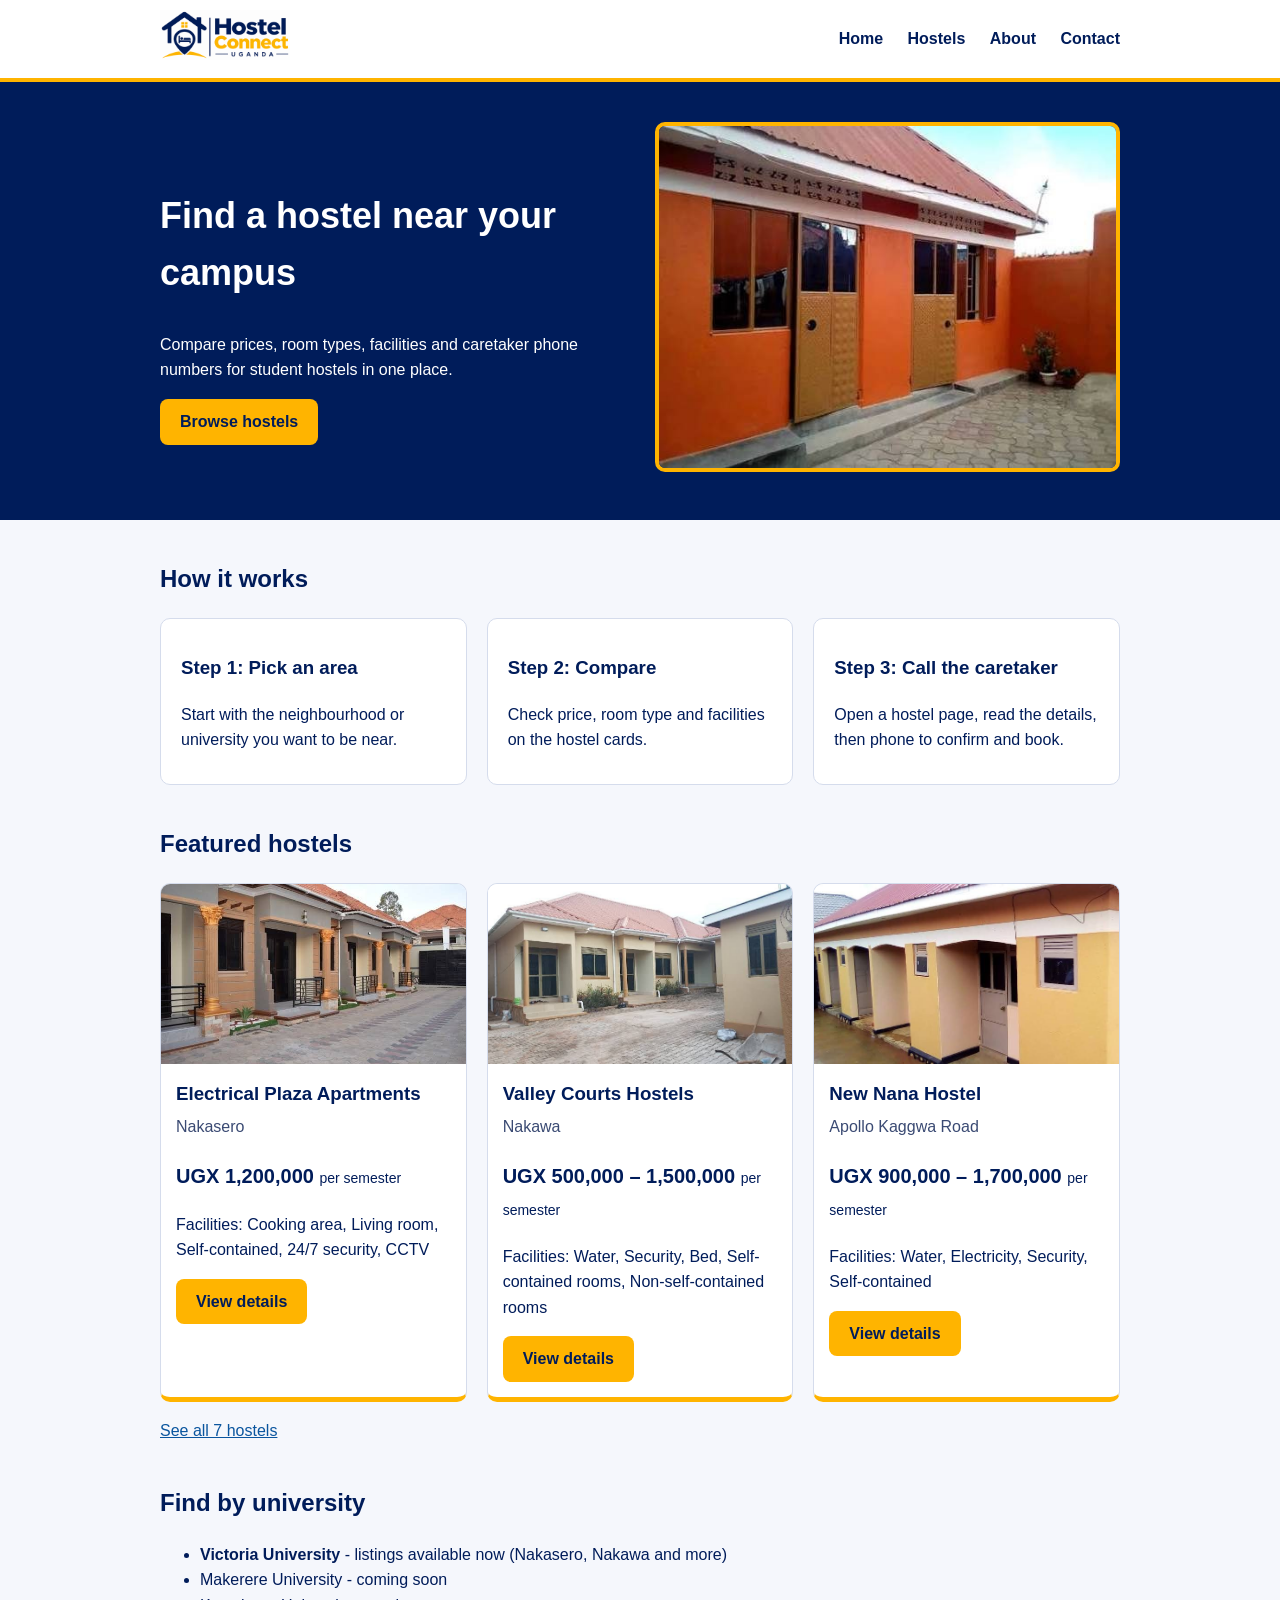
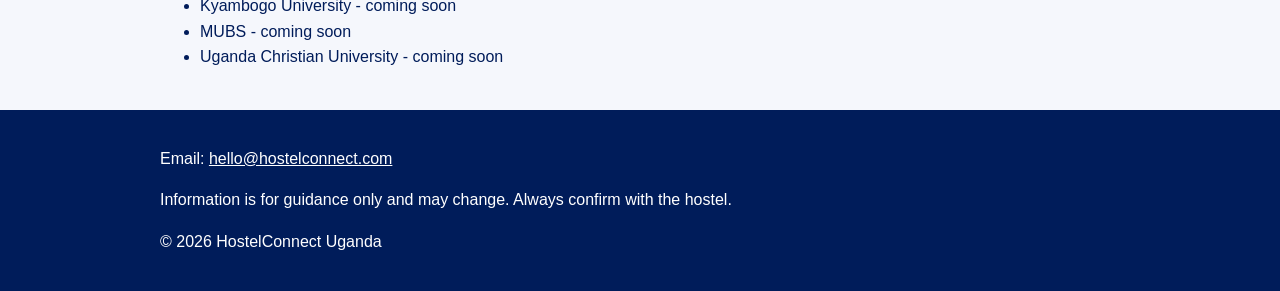
<file: index.html>
<!DOCTYPE html>
<!-- index.html - the HOME page -->
<html lang="en">
<head>
  <meta charset="utf-8">
  <!-- This line makes the page fit properly on a phone screen -->
  <meta name="viewport" content="width=device-width, initial-scale=1">
  <title>HostelConnect Uganda | Student hostels</title>
  <!-- Connects this page to our CSS file -->
  <link rel="stylesheet" href="style.css">
</head>
<body>

  <!-- HEADER: logo and menu (the same on every page) -->
  <header>
    <div class="container header-row">
      <a href="index.html"><img class="logo" src="logo.png" alt="HostelConnect Uganda logo"></a>
      <nav>
        <a href="index.html">Home</a>
        <a href="hostels.html">Hostels</a>
        <a href="about.html">About</a>
        <a href="contact.html">Contact</a>
      </nav>
    </div>
  </header>

  <main>

    <!-- HERO: the big welcome section at the top -->
    <section class="hero">
      <div class="container hero-row">
        <div class="hero-text">
          <h1>Find a hostel near your campus</h1>
          <p>Compare prices, room types, facilities and caretaker phone numbers for student hostels in one place.</p>
          <a class="button" href="hostels.html">Browse hostels</a>
        </div>
        <div class="hero-image">
          <img src="home-hero.jpg" alt="Row of student rooms">
        </div>
      </div>
    </section>

    <!-- HOW IT WORKS: three steps -->
    <section class="container">
      <h2>How it works</h2>
      <div class="row">
        <div class="box">
          <h3>Step 1: Pick an area</h3>
          <p>Start with the neighbourhood or university you want to be near.</p>
        </div>
        <div class="box">
          <h3>Step 2: Compare</h3>
          <p>Check price, room type and facilities on the hostel cards.</p>
        </div>
        <div class="box">
          <h3>Step 3: Call the caretaker</h3>
          <p>Open a hostel page, read the details, then phone to confirm and book.</p>
        </div>
      </div>
    </section>

    <!-- FEATURED HOSTELS: three cards -->
    <section class="container">
      <h2>Featured hostels</h2>
      <div class="row">
        <!-- Card: Electrical Plaza Apartments -->
        <div class="card">
          <img src="electrical-plaza.jpg" alt="Electrical Plaza Apartments">
          <div class="card-text">
            <h3><a href="electrical-plaza.html">Electrical Plaza Apartments</a></h3>
            <p class="area">Nakasero</p>
            <p class="price">UGX 1,200,000 <small>per semester</small></p>
            <p>Facilities: Cooking area, Living room, Self-contained, 24/7 security, CCTV</p>
            <a class="button" href="electrical-plaza.html">View details</a>
          </div>
        </div>
        <!-- Card: Valley Courts Hostels -->
        <div class="card">
          <img src="valley-courts.jpg" alt="Valley Courts Hostels">
          <div class="card-text">
            <h3><a href="valley-courts.html">Valley Courts Hostels</a></h3>
            <p class="area">Nakawa</p>
            <p class="price">UGX 500,000 – 1,500,000 <small>per semester</small></p>
            <p>Facilities: Water, Security, Bed, Self-contained rooms, Non-self-contained rooms</p>
            <a class="button" href="valley-courts.html">View details</a>
          </div>
        </div>
        <!-- Card: New Nana Hostel -->
        <div class="card">
          <img src="new-nana-hostel.jpg" alt="New Nana Hostel">
          <div class="card-text">
            <h3><a href="new-nana-hostel.html">New Nana Hostel</a></h3>
            <p class="area">Apollo Kaggwa Road</p>
            <p class="price">UGX 900,000 – 1,700,000 <small>per semester</small></p>
            <p>Facilities: Water, Electricity, Security, Self-contained</p>
            <a class="button" href="new-nana-hostel.html">View details</a>
          </div>
        </div>
      </div>
      <p><a href="hostels.html">See all 7 hostels</a></p>
    </section>

    <!-- UNIVERSITIES -->
    <section class="container">
      <h2>Find by university</h2>
      <ul>
        <li><strong>Victoria University</strong> - listings available now (Nakasero, Nakawa and more)</li>
        <li>Makerere University - coming soon</li>
        <li>Kyambogo University - coming soon</li>
        <li>MUBS - coming soon</li>
        <li>Uganda Christian University - coming soon</li>
      </ul>
    </section>

  </main>

  <!-- FOOTER (the same on every page) -->
  <footer>
    <div class="container">
      <p>Email: <a href="mailto:mulokisamuel87@gmail.com">hello@hostelconnect.com</a></p>
      <p>Information is for guidance only and may change. Always confirm with the hostel.</p>
      <p>&copy; 2026 HostelConnect Uganda</p>
    </div>
  </footer>

</body>
</html>
</file>
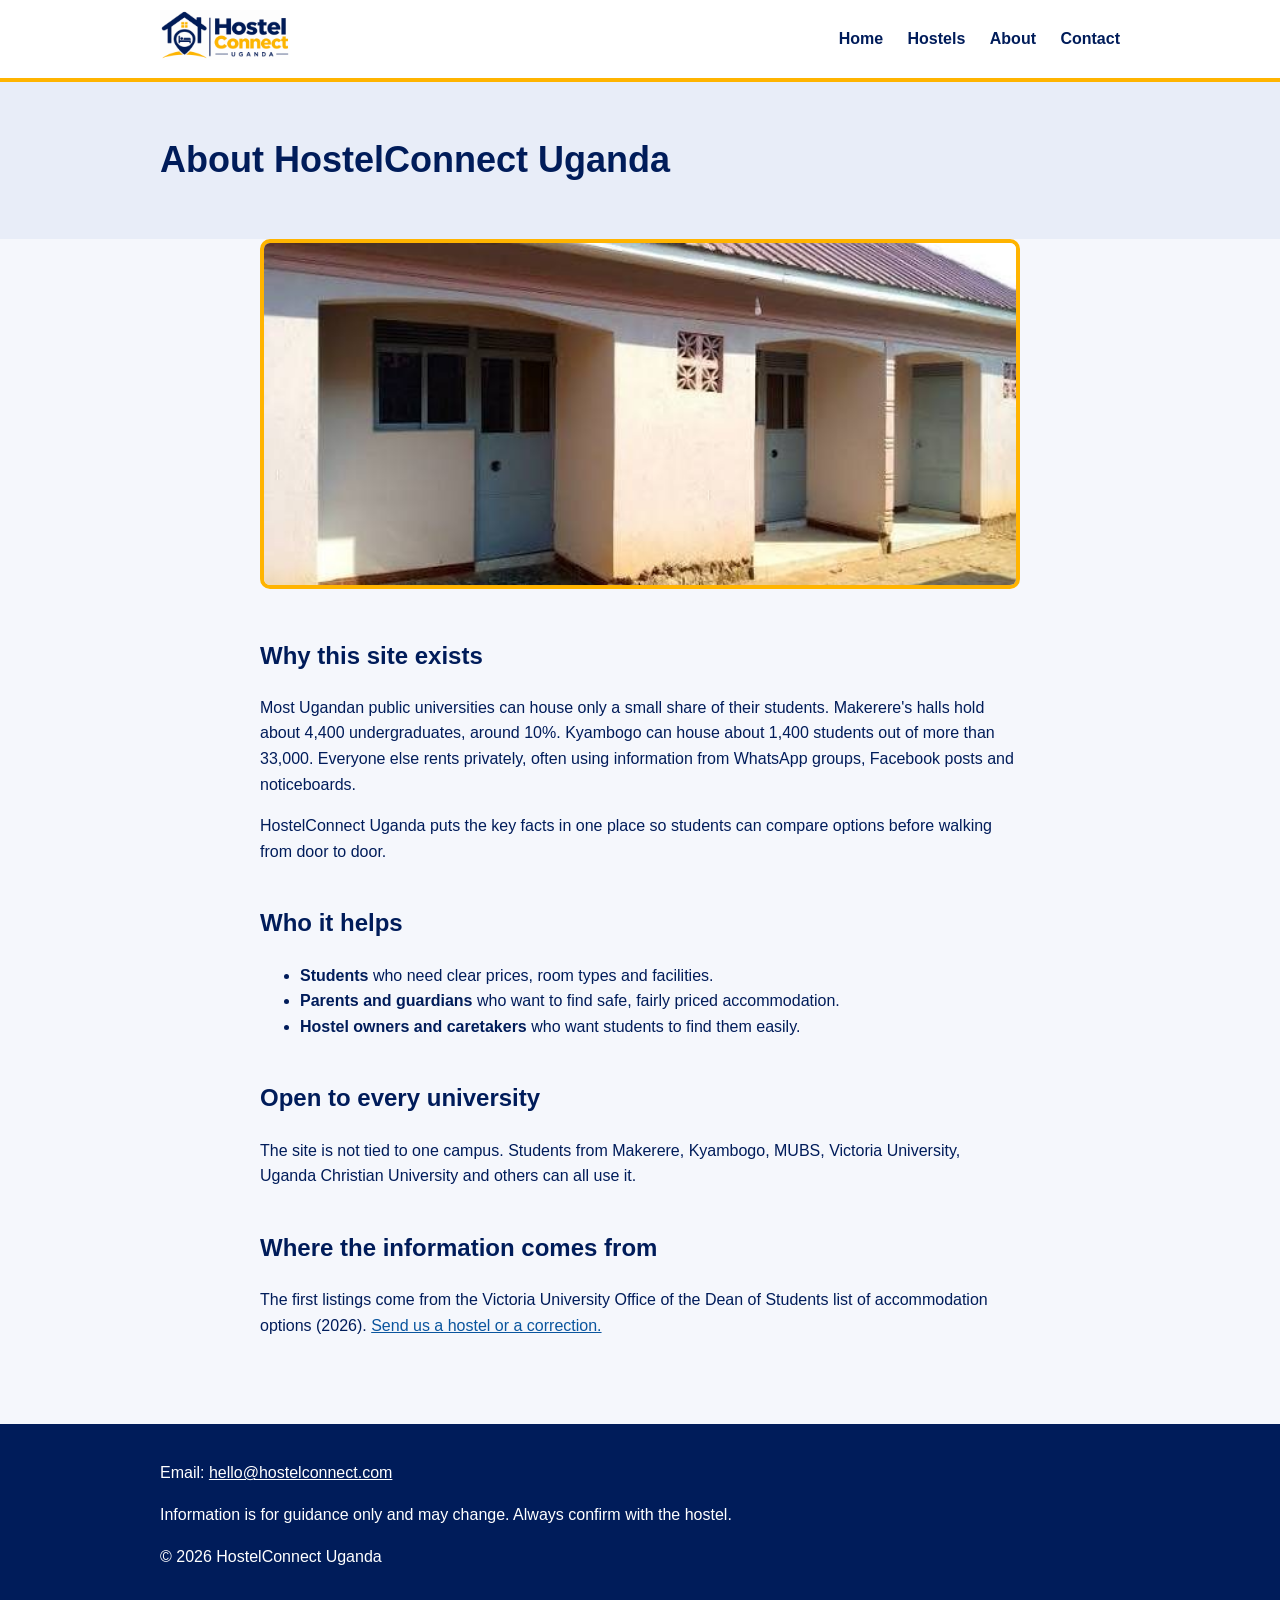
<file: about.html>
<!DOCTYPE html>
<!-- about.html - the ABOUT page (mostly headings, paragraphs and a list) -->
<html lang="en">
<head>
  <meta charset="utf-8">
  <!-- This line makes the page fit properly on a phone screen -->
  <meta name="viewport" content="width=device-width, initial-scale=1">
  <title>About | HostelConnect Uganda</title>
  <!-- Connects this page to our CSS file -->
  <link rel="stylesheet" href="style.css">
</head>
<body>

  <!-- HEADER: logo and menu (the same on every page) -->
  <header>
    <div class="container header-row">
      <a href="index.html"><img class="logo" src="logo.png" alt="HostelConnect Uganda logo"></a>
      <nav>
        <a href="index.html">Home</a>
        <a href="hostels.html">Hostels</a>
        <a href="about.html">About</a>
        <a href="contact.html">Contact</a>
      </nav>
    </div>
  </header>

  <main>

    <section class="page-title">
      <div class="container">
        <h1>About HostelConnect Uganda</h1>
      </div>
    </section>

    <section class="container text-page">
      <img class="wide-image" src="about.jpg" alt="Single rooms in a private hostel compound">

      <h2>Why this site exists</h2>
      <p>Most Ugandan public universities can house only a small share of their students. Makerere's halls hold about 4,400 undergraduates, around 10%. Kyambogo can house about 1,400 students out of more than 33,000. Everyone else rents privately, often using information from WhatsApp groups, Facebook posts and noticeboards.</p>
      <p>HostelConnect Uganda puts the key facts in one place so students can compare options before walking from door to door.</p>

      <h2>Who it helps</h2>
      <ul>
        <li><strong>Students</strong> who need clear prices, room types and facilities.</li>
        <li><strong>Parents and guardians</strong> who want to find safe, fairly priced accommodation.</li>
        <li><strong>Hostel owners and caretakers</strong> who want students to find them easily.</li>
      </ul>

      <h2>Open to every university</h2>
      <p>The site is not tied to one campus. Students from Makerere, Kyambogo, MUBS, Victoria University, Uganda Christian University and others can all use it.</p>

      <h2>Where the information comes from</h2>
      <p>The first listings come from the Victoria University Office of the Dean of Students list of accommodation options (2026). <a href="contact.html">Send us a hostel or a correction.</a></p>
    </section>

  </main>

  <!-- FOOTER (the same on every page) -->
  <footer>
    <div class="container">
      <p>Email: <a href="mailto:mulokisamuel87@gmail.com">hello@hostelconnect.com</a></p>
      <p>Information is for guidance only and may change. Always confirm with the hostel.</p>
      <p>&copy; 2026 HostelConnect Uganda</p>
    </div>
  </footer>

</body>
</html>
</file>
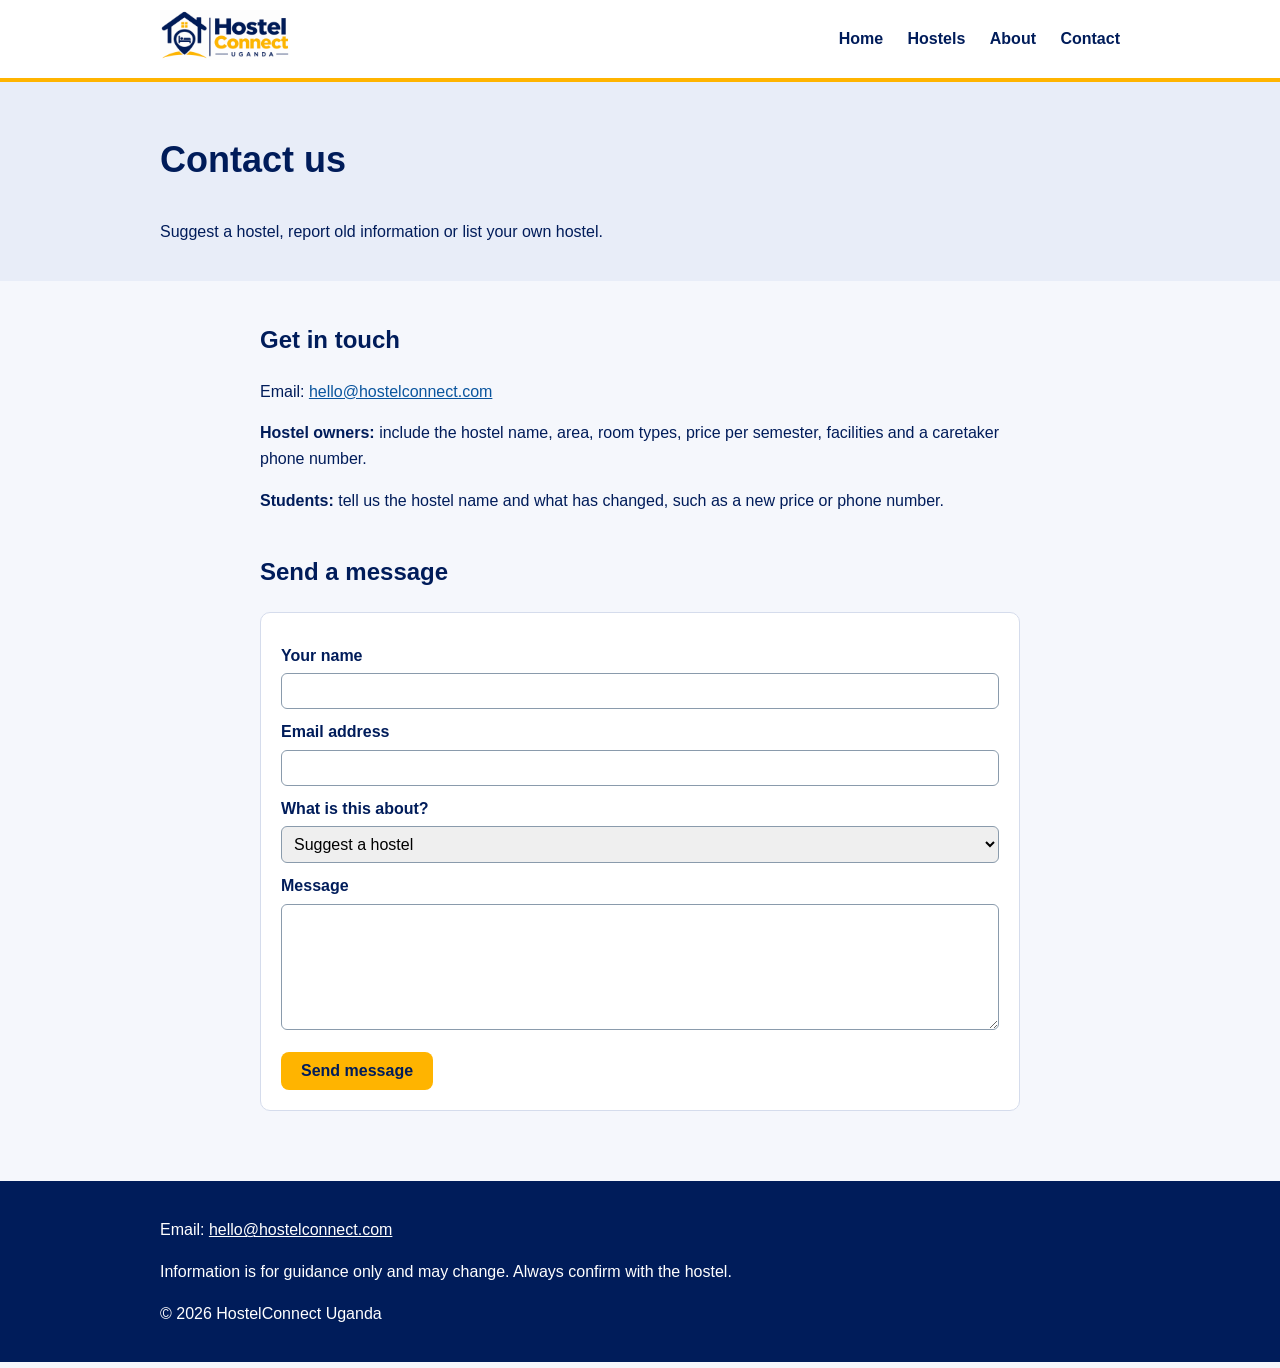
<file: contact.html>
<!DOCTYPE html>
<!-- contact.html - the CONTACT page (has a form) -->
<html lang="en">
<head>
  <meta charset="utf-8">
  <!-- This line makes the page fit properly on a phone screen -->
  <meta name="viewport" content="width=device-width, initial-scale=1">
  <title>Contact | HostelConnect Uganda</title>
  <!-- Connects this page to our CSS file -->
  <link rel="stylesheet" href="style.css">
</head>
<body>

  <!-- HEADER: logo and menu (the same on every page) -->
  <header>
    <div class="container header-row">
      <a href="index.html"><img class="logo" src="logo.png" alt="HostelConnect Uganda logo"></a>
      <nav>
        <a href="index.html">Home</a>
        <a href="hostels.html">Hostels</a>
        <a href="about.html">About</a>
        <a href="contact.html">Contact</a>
      </nav>
    </div>
  </header>

  <main>

    <section class="page-title">
      <div class="container">
        <h1>Contact us</h1>
        <p>Suggest a hostel, report old information or list your own hostel.</p>
      </div>
    </section>

    <section class="container text-page">
      <h2>Get in touch</h2>
      <p>Email: <a href="mailto:mulokisamuel87@gmail.com">hello@hostelconnect.com</a></p>
      <p><strong>Hostel owners:</strong> include the hostel name, area, room types, price per semester, facilities and a caretaker phone number.</p>
      <p><strong>Students:</strong> tell us the hostel name and what has changed, such as a new price or phone number.</p>

      <!-- FORM: the fields a visitor fills in -->
      <h2>Send a message</h2>
      <form action="mailto:hello@hostelconnect.example" method="post" enctype="text/plain">

        <label for="name">Your name</label>
        <input type="text" id="name" name="name" required>

        <label for="email">Email address</label>
        <input type="email" id="email" name="email" required>

        <label for="topic">What is this about?</label>
        <select id="topic" name="topic">
          <option>Suggest a hostel</option>
          <option>Report old information</option>
          <option>List my hostel</option>
          <option>Something else</option>
        </select>

        <label for="message">Message</label>
        <textarea id="message" name="message" rows="6" required></textarea>

        <button type="submit">Send message</button>
      </form>
    </section>

  </main>

  <!-- FOOTER (the same on every page) -->
  <footer>
    <div class="container">
      <p>Email: <a href="mailto:mulokisamuel87@gmail.com">hello@hostelconnect.com</a></p>
      <p>Information is for guidance only and may change. Always confirm with the hostel.</p>
      <p>&copy; 2026 HostelConnect Uganda</p>
    </div>
  </footer>

</body>
</html>
</file>
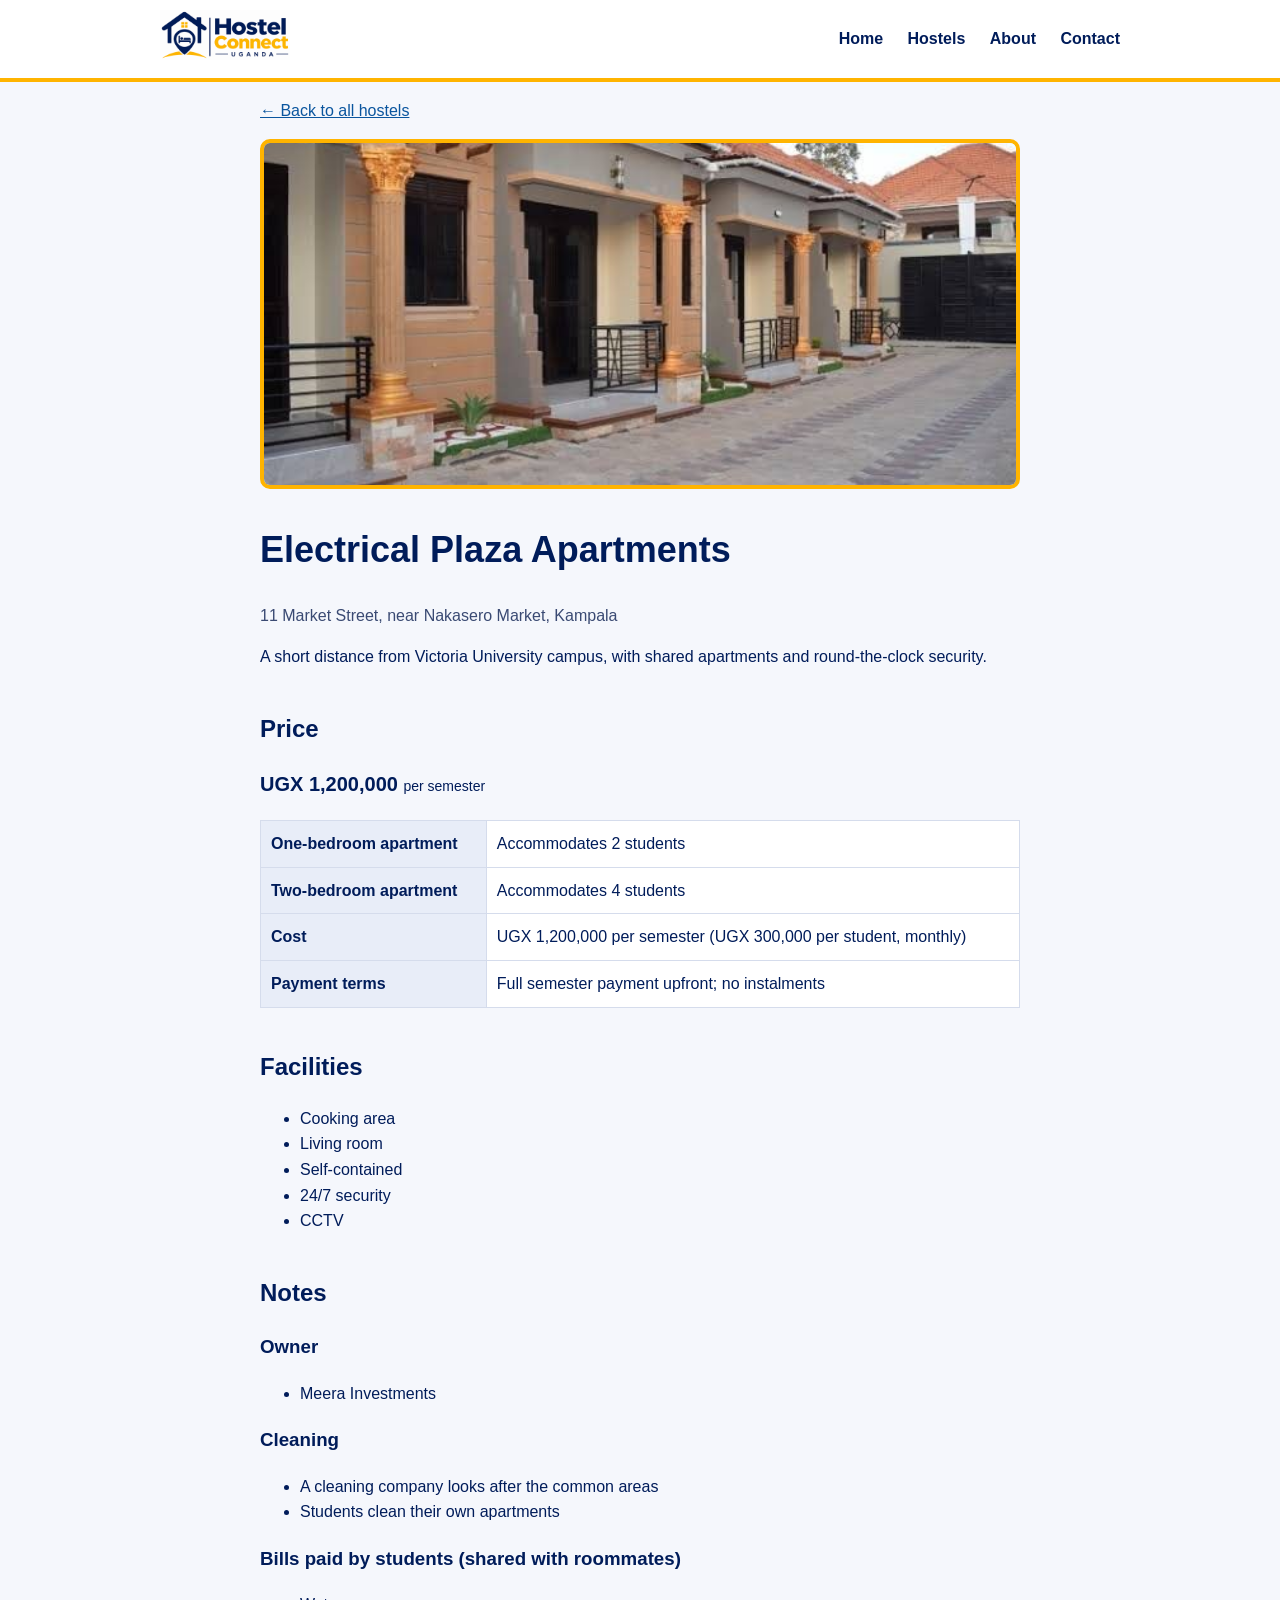
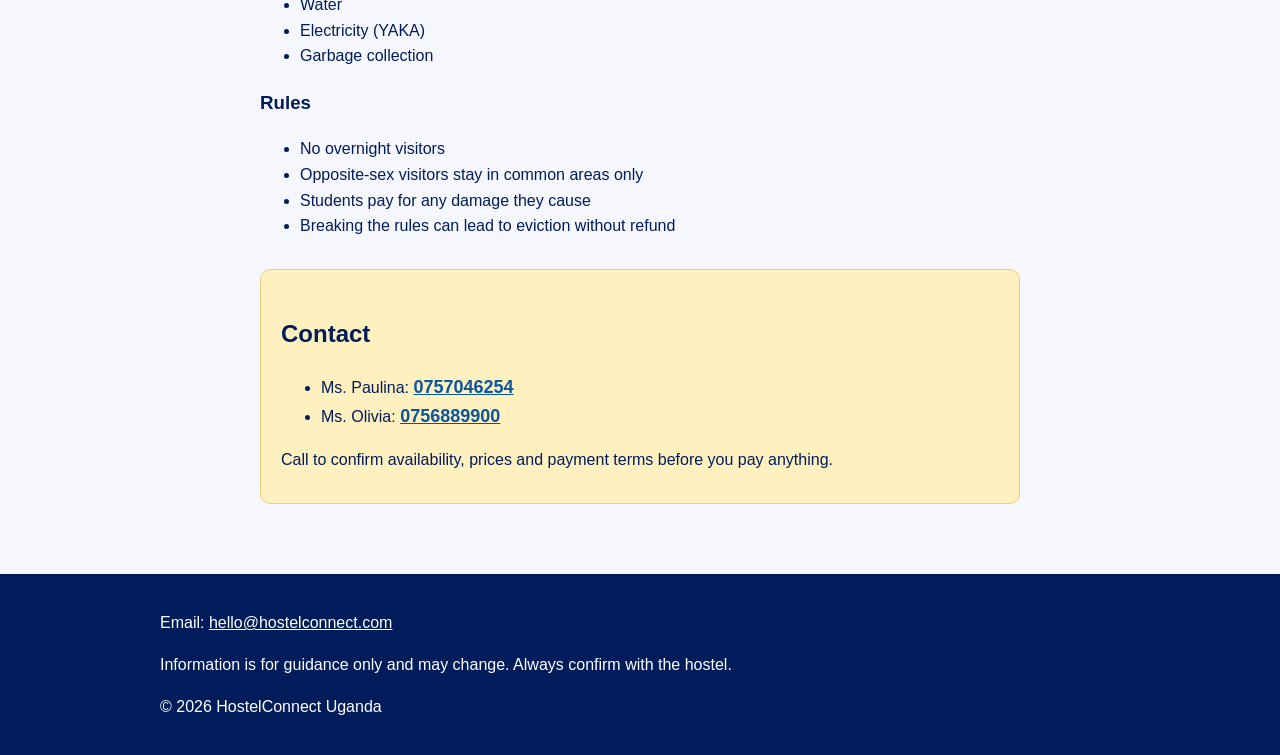
<file: electrical-plaza.html>
<!DOCTYPE html>
<!-- electrical-plaza.html - details page for one hostel -->
<html lang="en">
<head>
  <meta charset="utf-8">
  <!-- This line makes the page fit properly on a phone screen -->
  <meta name="viewport" content="width=device-width, initial-scale=1">
  <title>Electrical Plaza Apartments | HostelConnect Uganda</title>
  <!-- Connects this page to our CSS file -->
  <link rel="stylesheet" href="style.css">
</head>
<body>

  <!-- HEADER: logo and menu (the same on every page) -->
  <header>
    <div class="container header-row">
      <a href="index.html"><img class="logo" src="logo.png" alt="HostelConnect Uganda logo"></a>
      <nav>
        <a href="index.html">Home</a>
        <a href="hostels.html">Hostels</a>
        <a href="about.html">About</a>
        <a href="contact.html">Contact</a>
      </nav>
    </div>
  </header>

  <main>
    <div class="container text-page">

      <p><a href="hostels.html">&larr; Back to all hostels</a></p>

      <img class="wide-image" src="electrical-plaza.jpg" alt="Electrical Plaza Apartments">
      <h1>Electrical Plaza Apartments</h1>
      <p class="area">11 Market Street, near Nakasero Market, Kampala</p>
      <p>A short distance from Victoria University campus, with shared apartments and round-the-clock security.</p>

      <h2>Price</h2>
      <p class="price">UGX 1,200,000 <small>per semester</small></p>
      <table>
        <tr>
          <th>One-bedroom apartment</th>
          <td>Accommodates 2 students</td>
        </tr>
        <tr>
          <th>Two-bedroom apartment</th>
          <td>Accommodates 4 students</td>
        </tr>
        <tr>
          <th>Cost</th>
          <td>UGX 1,200,000 per semester (UGX 300,000 per student, monthly)</td>
        </tr>
        <tr>
          <th>Payment terms</th>
          <td>Full semester payment upfront; no instalments</td>
        </tr>
      </table>

      <h2>Facilities</h2>
      <ul>
        <li>Cooking area</li>
        <li>Living room</li>
        <li>Self-contained</li>
        <li>24/7 security</li>
        <li>CCTV</li>
      </ul>

      <h2>Notes</h2>
      <h3>Owner</h3>
      <ul>
          <li>Meera Investments</li>
      </ul>
      <h3>Cleaning</h3>
      <ul>
          <li>A cleaning company looks after the common areas</li>
          <li>Students clean their own apartments</li>
      </ul>
      <h3>Bills paid by students (shared with roommates)</h3>
      <ul>
          <li>Water</li>
          <li>Electricity (YAKA)</li>
          <li>Garbage collection</li>
      </ul>
      <h3>Rules</h3>
      <ul>
          <li>No overnight visitors</li>
          <li>Opposite-sex visitors stay in common areas only</li>
          <li>Students pay for any damage they cause</li>
          <li>Breaking the rules can lead to eviction without refund</li>
      </ul>

      <!-- Contact box: tel: links let a phone start a call when tapped -->
      <div class="contact-box">
        <h2>Contact</h2>
        <ul>
        <li>Ms. Paulina: <a href="tel:+256757046254">0757046254</a></li>
        <li>Ms. Olivia: <a href="tel:+256756889900">0756889900</a></li>
        </ul>
        <p>Call to confirm availability, prices and payment terms before you pay anything.</p>
      </div>

    </div>
  </main>

  <!-- FOOTER (the same on every page) -->
  <footer>
    <div class="container">
      <p>Email: <a href="mailto:mulokisamuel87@gmail.com">hello@hostelconnect.com</a></p>
      <p>Information is for guidance only and may change. Always confirm with the hostel.</p>
      <p>&copy; 2026 HostelConnect Uganda</p>
    </div>
  </footer>

</body>
</html>
</file>
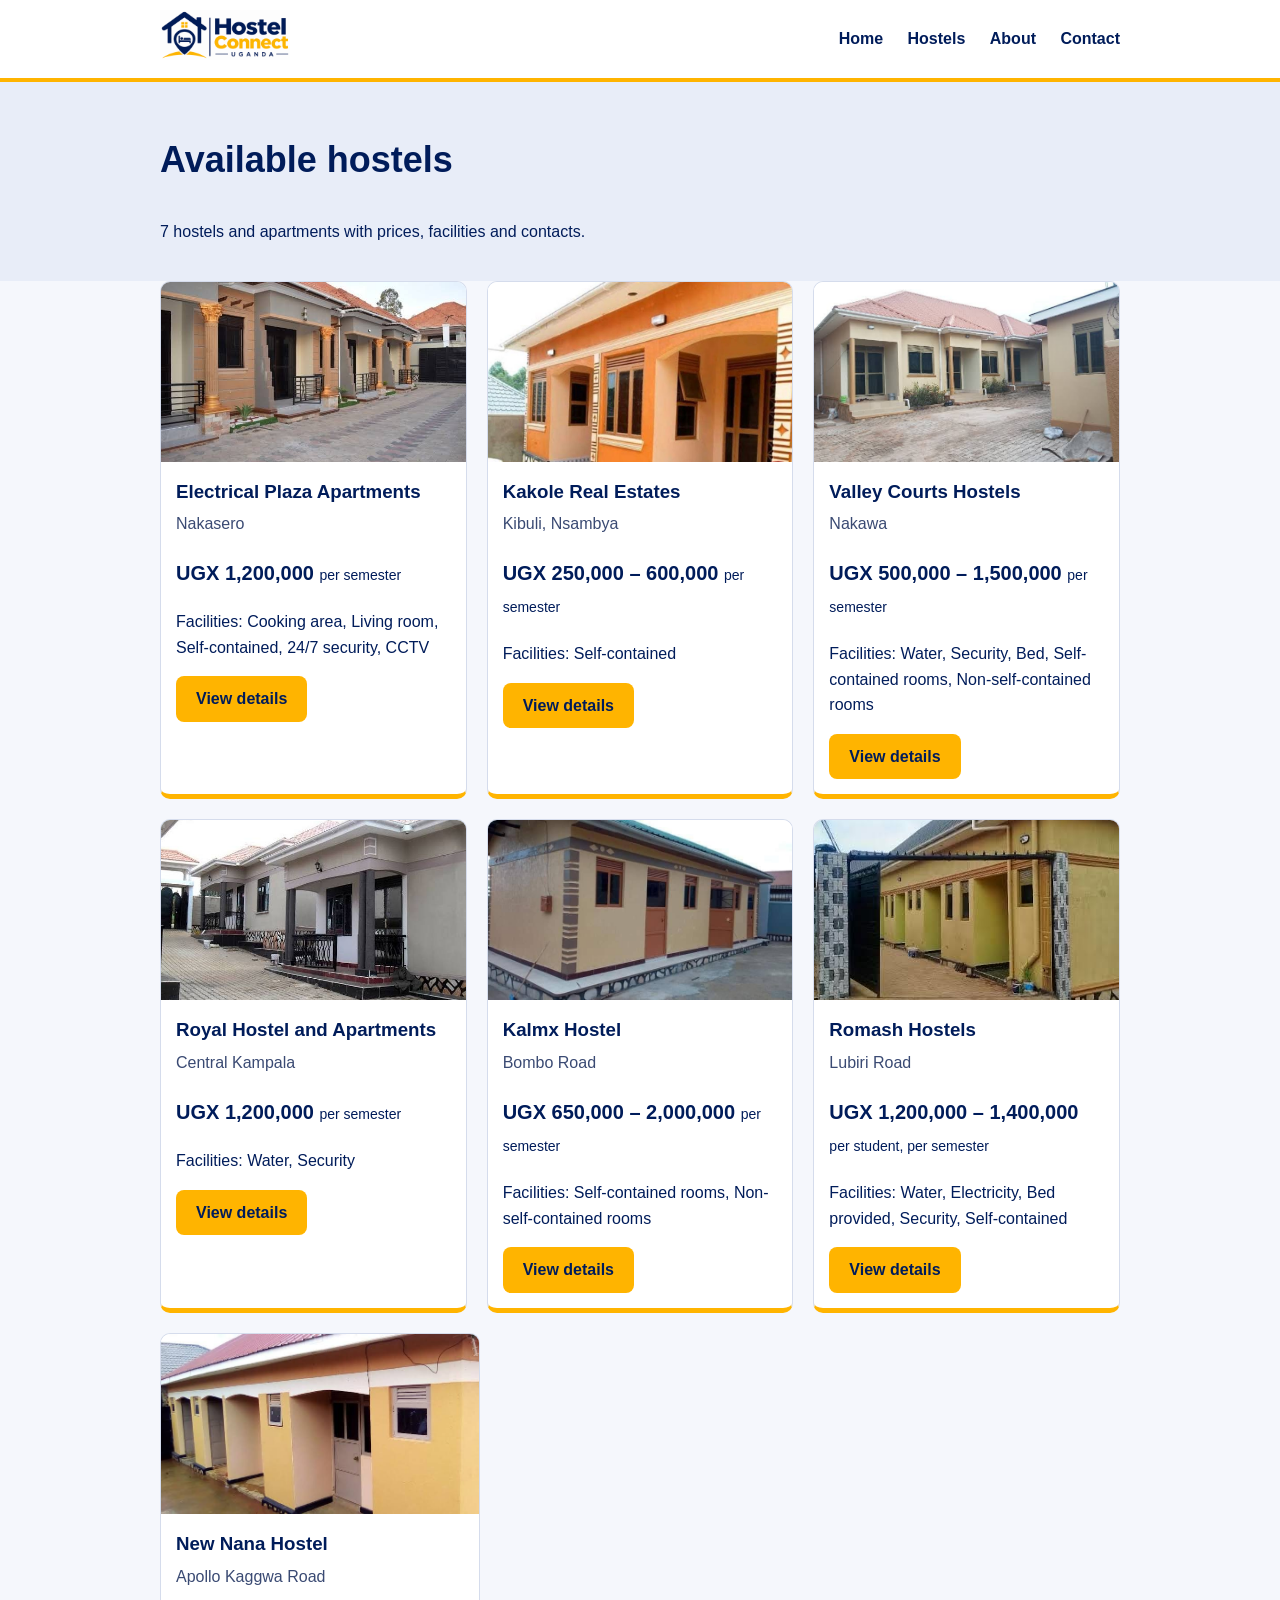
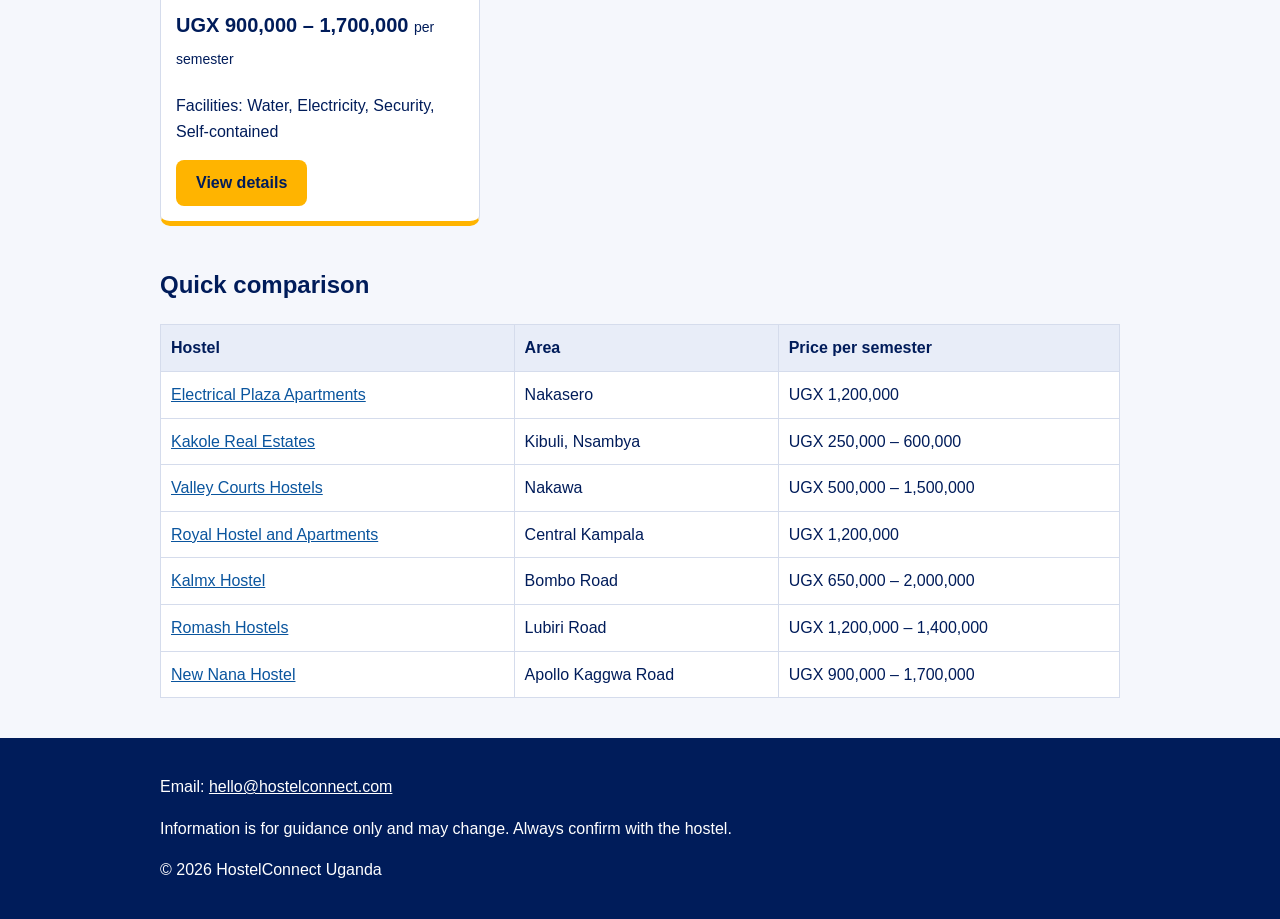
<file: hostels.html>
<!DOCTYPE html>
<!-- hostels.html - the page that lists ALL hostels -->
<html lang="en">
<head>
  <meta charset="utf-8">
  <!-- This line makes the page fit properly on a phone screen -->
  <meta name="viewport" content="width=device-width, initial-scale=1">
  <title>Hostels | HostelConnect Uganda</title>
  <!-- Connects this page to our CSS file -->
  <link rel="stylesheet" href="style.css">
</head>
<body>

  <!-- HEADER: logo and menu (the same on every page) -->
  <header>
    <div class="container header-row">
      <a href="index.html"><img class="logo" src="logo.png" alt="HostelConnect Uganda logo"></a>
      <nav>
        <a href="index.html">Home</a>
        <a href="hostels.html">Hostels</a>
        <a href="about.html">About</a>
        <a href="contact.html">Contact</a>
      </nav>
    </div>
  </header>

  <main>

    <section class="page-title">
      <div class="container">
        <h1>Available hostels</h1>
        <p>7 hostels and apartments with prices, facilities and contacts.</p>
      </div>
    </section>

    <!-- All hostel cards -->
    <section class="container">
      <div class="row">
        <!-- Card: Electrical Plaza Apartments -->
        <div class="card">
          <img src="electrical-plaza.jpg" alt="Electrical Plaza Apartments">
          <div class="card-text">
            <h3><a href="electrical-plaza.html">Electrical Plaza Apartments</a></h3>
            <p class="area">Nakasero</p>
            <p class="price">UGX 1,200,000 <small>per semester</small></p>
            <p>Facilities: Cooking area, Living room, Self-contained, 24/7 security, CCTV</p>
            <a class="button" href="electrical-plaza.html">View details</a>
          </div>
        </div>
        <!-- Card: Kakole Real Estates -->
        <div class="card">
          <img src="kakole-real-estates.jpg" alt="Kakole Real Estates">
          <div class="card-text">
            <h3><a href="kakole-real-estates.html">Kakole Real Estates</a></h3>
            <p class="area">Kibuli, Nsambya</p>
            <p class="price">UGX 250,000 – 600,000 <small>per semester</small></p>
            <p>Facilities: Self-contained</p>
            <a class="button" href="kakole-real-estates.html">View details</a>
          </div>
        </div>
        <!-- Card: Valley Courts Hostels -->
        <div class="card">
          <img src="valley-courts.jpg" alt="Valley Courts Hostels">
          <div class="card-text">
            <h3><a href="valley-courts.html">Valley Courts Hostels</a></h3>
            <p class="area">Nakawa</p>
            <p class="price">UGX 500,000 – 1,500,000 <small>per semester</small></p>
            <p>Facilities: Water, Security, Bed, Self-contained rooms, Non-self-contained rooms</p>
            <a class="button" href="valley-courts.html">View details</a>
          </div>
        </div>
        <!-- Card: Royal Hostel and Apartments -->
        <div class="card">
          <img src="royal-hostel.jpg" alt="Royal Hostel and Apartments">
          <div class="card-text">
            <h3><a href="royal-hostel.html">Royal Hostel and Apartments</a></h3>
            <p class="area">Central Kampala</p>
            <p class="price">UGX 1,200,000 <small>per semester</small></p>
            <p>Facilities: Water, Security</p>
            <a class="button" href="royal-hostel.html">View details</a>
          </div>
        </div>
        <!-- Card: Kalmx Hostel -->
        <div class="card">
          <img src="kalmx-hostel.jpg" alt="Kalmx Hostel">
          <div class="card-text">
            <h3><a href="kalmx-hostel.html">Kalmx Hostel</a></h3>
            <p class="area">Bombo Road</p>
            <p class="price">UGX 650,000 – 2,000,000 <small>per semester</small></p>
            <p>Facilities: Self-contained rooms, Non-self-contained rooms</p>
            <a class="button" href="kalmx-hostel.html">View details</a>
          </div>
        </div>
        <!-- Card: Romash Hostels -->
        <div class="card">
          <img src="romash-hostels.jpg" alt="Romash Hostels">
          <div class="card-text">
            <h3><a href="romash-hostels.html">Romash Hostels</a></h3>
            <p class="area">Lubiri Road</p>
            <p class="price">UGX 1,200,000 – 1,400,000 <small>per student, per semester</small></p>
            <p>Facilities: Water, Electricity, Bed provided, Security, Self-contained</p>
            <a class="button" href="romash-hostels.html">View details</a>
          </div>
        </div>
        <!-- Card: New Nana Hostel -->
        <div class="card">
          <img src="new-nana-hostel.jpg" alt="New Nana Hostel">
          <div class="card-text">
            <h3><a href="new-nana-hostel.html">New Nana Hostel</a></h3>
            <p class="area">Apollo Kaggwa Road</p>
            <p class="price">UGX 900,000 – 1,700,000 <small>per semester</small></p>
            <p>Facilities: Water, Electricity, Security, Self-contained</p>
            <a class="button" href="new-nana-hostel.html">View details</a>
          </div>
        </div>
      </div>
    </section>

    <!-- Quick comparison table -->
    <section class="container">
      <h2>Quick comparison</h2>
      <table>
        <tr>
          <th>Hostel</th>
          <th>Area</th>
          <th>Price per semester</th>
        </tr>
        <tr>
          <td><a href="electrical-plaza.html">Electrical Plaza Apartments</a></td>
          <td>Nakasero</td>
          <td>UGX 1,200,000</td>
        </tr>
        <tr>
          <td><a href="kakole-real-estates.html">Kakole Real Estates</a></td>
          <td>Kibuli, Nsambya</td>
          <td>UGX 250,000 – 600,000</td>
        </tr>
        <tr>
          <td><a href="valley-courts.html">Valley Courts Hostels</a></td>
          <td>Nakawa</td>
          <td>UGX 500,000 – 1,500,000</td>
        </tr>
        <tr>
          <td><a href="royal-hostel.html">Royal Hostel and Apartments</a></td>
          <td>Central Kampala</td>
          <td>UGX 1,200,000</td>
        </tr>
        <tr>
          <td><a href="kalmx-hostel.html">Kalmx Hostel</a></td>
          <td>Bombo Road</td>
          <td>UGX 650,000 – 2,000,000</td>
        </tr>
        <tr>
          <td><a href="romash-hostels.html">Romash Hostels</a></td>
          <td>Lubiri Road</td>
          <td>UGX 1,200,000 – 1,400,000</td>
        </tr>
        <tr>
          <td><a href="new-nana-hostel.html">New Nana Hostel</a></td>
          <td>Apollo Kaggwa Road</td>
          <td>UGX 900,000 – 1,700,000</td>
        </tr>
      </table>
    </section>

  </main>

  <!-- FOOTER (the same on every page) -->
  <footer>
    <div class="container">
      <p>Email: <a href="mailto:mulokisamuel87@gmail.com">hello@hostelconnect.com</a></p>
      <p>Information is for guidance only and may change. Always confirm with the hostel.</p>
      <p>&copy; 2026 HostelConnect Uganda</p>
    </div>
  </footer>

</body>
</html>
</file>
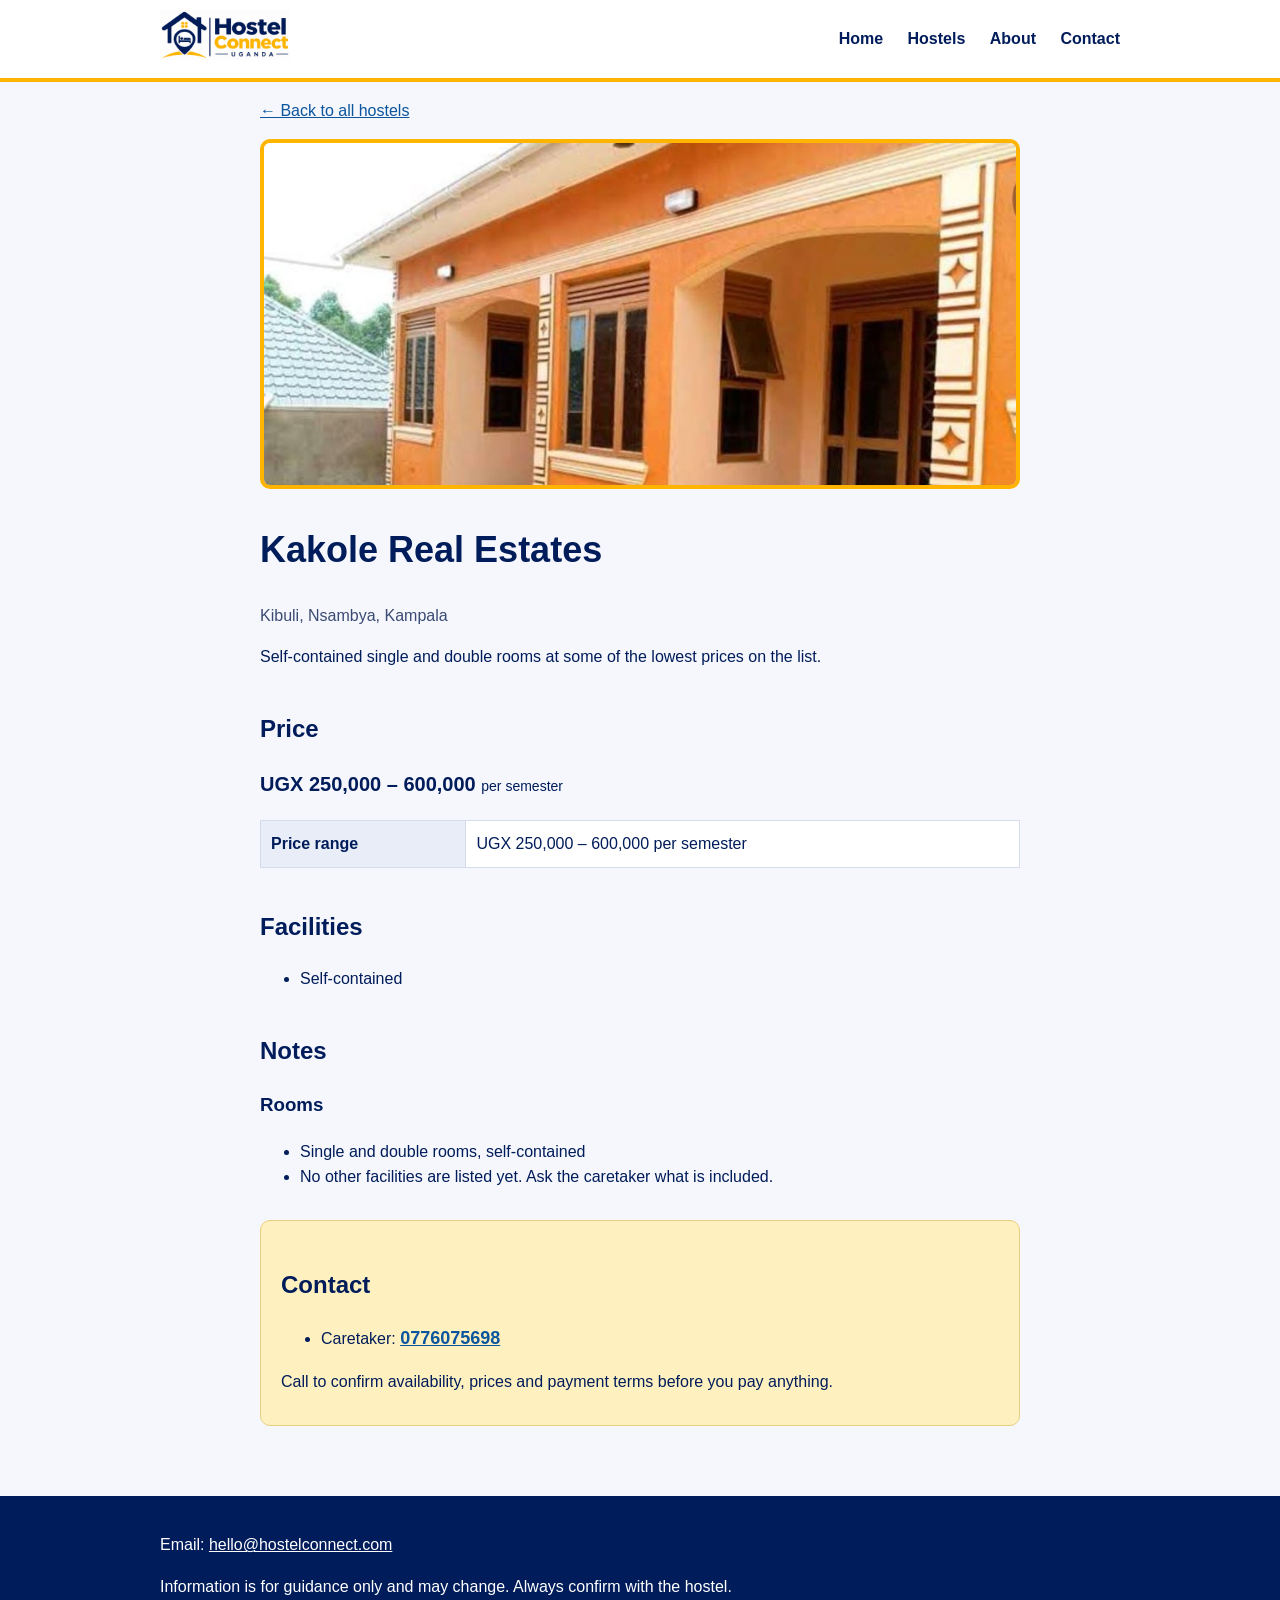
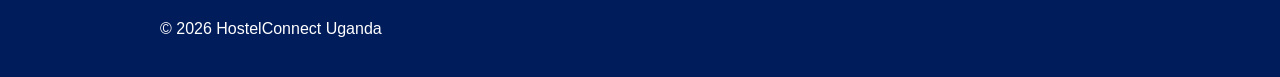
<file: kakole-real-estates.html>
<!DOCTYPE html>
<!-- kakole-real-estates.html - details page for one hostel -->
<html lang="en">
<head>
  <meta charset="utf-8">
  <!-- This line makes the page fit properly on a phone screen -->
  <meta name="viewport" content="width=device-width, initial-scale=1">
  <title>Kakole Real Estates | HostelConnect Uganda</title>
  <!-- Connects this page to our CSS file -->
  <link rel="stylesheet" href="style.css">
</head>
<body>

  <!-- HEADER: logo and menu (the same on every page) -->
  <header>
    <div class="container header-row">
      <a href="index.html"><img class="logo" src="logo.png" alt="HostelConnect Uganda logo"></a>
      <nav>
        <a href="index.html">Home</a>
        <a href="hostels.html">Hostels</a>
        <a href="about.html">About</a>
        <a href="contact.html">Contact</a>
      </nav>
    </div>
  </header>

  <main>
    <div class="container text-page">

      <p><a href="hostels.html">&larr; Back to all hostels</a></p>

      <img class="wide-image" src="kakole-real-estates.jpg" alt="Kakole Real Estates">
      <h1>Kakole Real Estates</h1>
      <p class="area">Kibuli, Nsambya, Kampala</p>
      <p>Self-contained single and double rooms at some of the lowest prices on the list.</p>

      <h2>Price</h2>
      <p class="price">UGX 250,000 – 600,000 <small>per semester</small></p>
      <table>
        <tr>
          <th>Price range</th>
          <td>UGX 250,000 – 600,000 per semester</td>
        </tr>
      </table>

      <h2>Facilities</h2>
      <ul>
        <li>Self-contained</li>
      </ul>

      <h2>Notes</h2>
      <h3>Rooms</h3>
      <ul>
          <li>Single and double rooms, self-contained</li>
          <li>No other facilities are listed yet. Ask the caretaker what is included.</li>
      </ul>

      <!-- Contact box: tel: links let a phone start a call when tapped -->
      <div class="contact-box">
        <h2>Contact</h2>
        <ul>
        <li>Caretaker: <a href="tel:+256776075698">0776075698</a></li>
        </ul>
        <p>Call to confirm availability, prices and payment terms before you pay anything.</p>
      </div>

    </div>
  </main>

  <!-- FOOTER (the same on every page) -->
  <footer>
    <div class="container">
      <p>Email: <a href="mailto:mulokisamuel87@gmail.com">hello@hostelconnect.com</a></p>
      <p>Information is for guidance only and may change. Always confirm with the hostel.</p>
      <p>&copy; 2026 HostelConnect Uganda</p>
    </div>
  </footer>

</body>
</html>
</file>
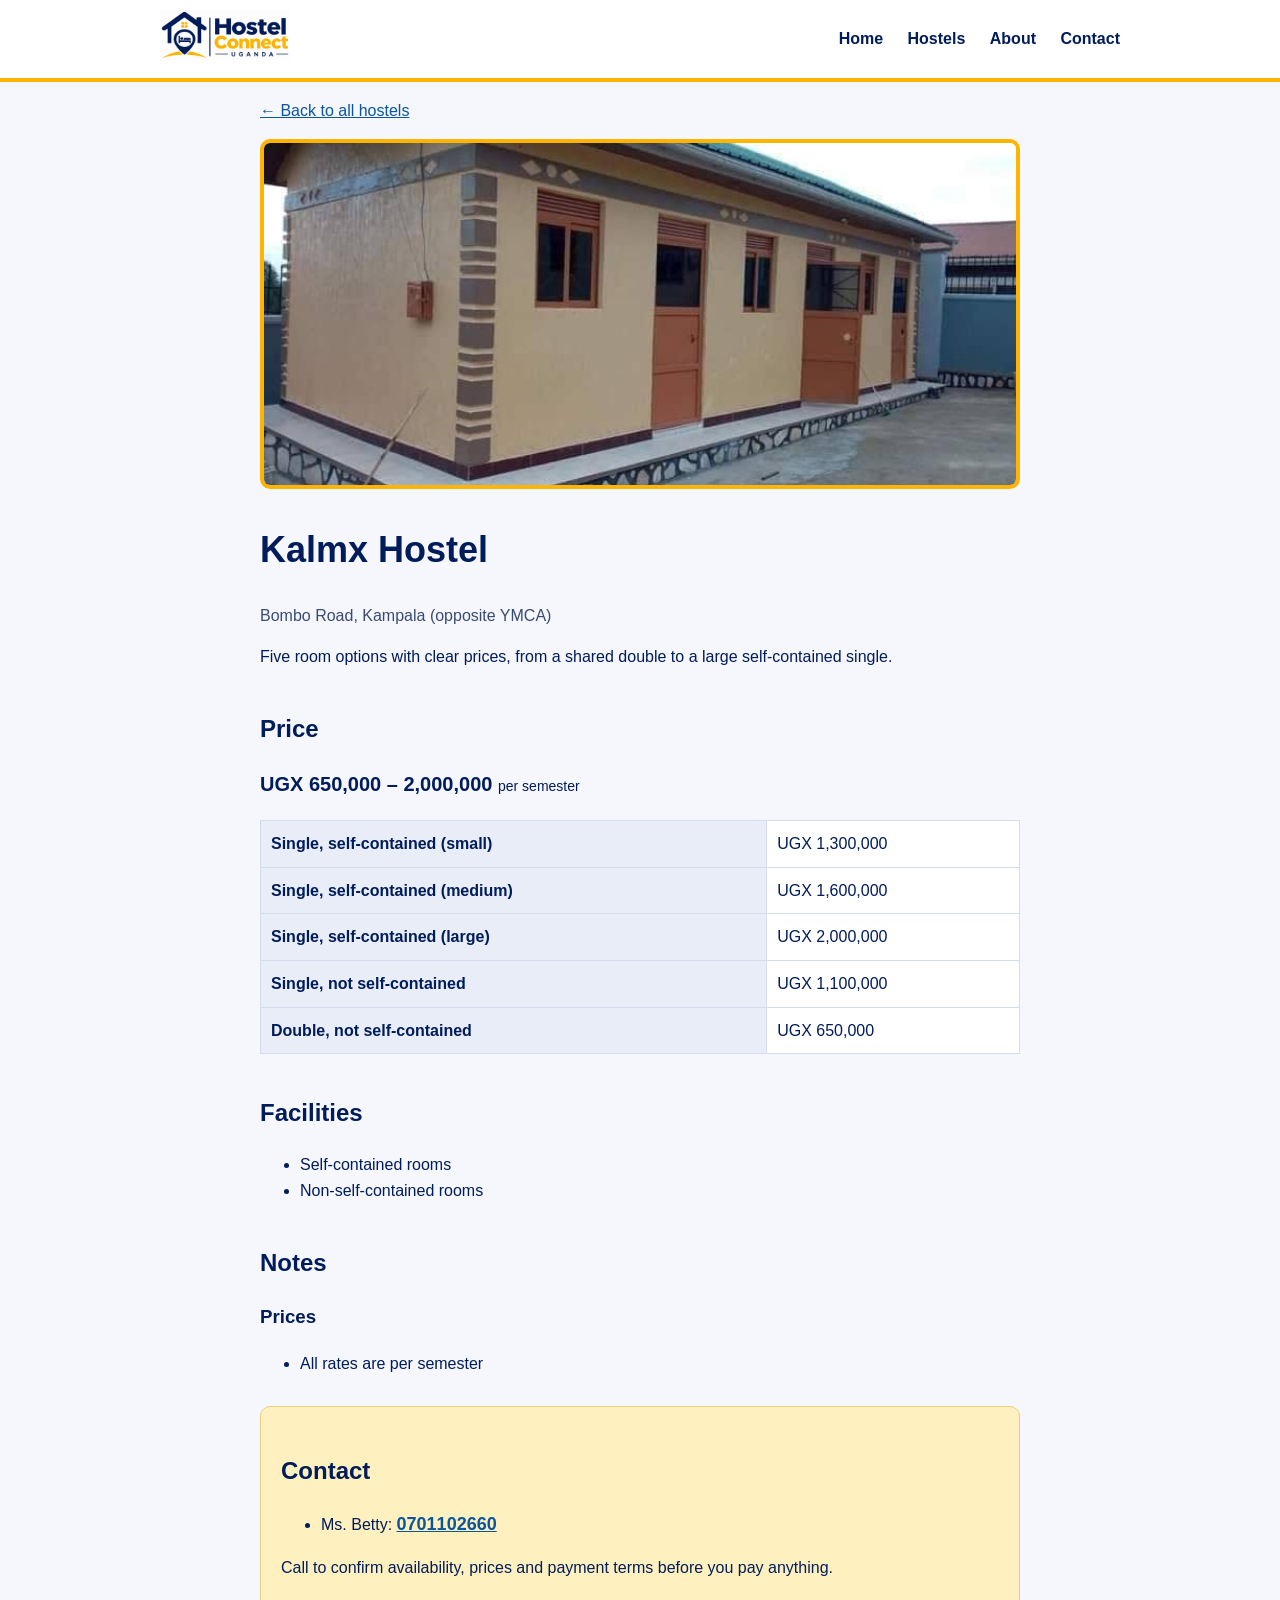
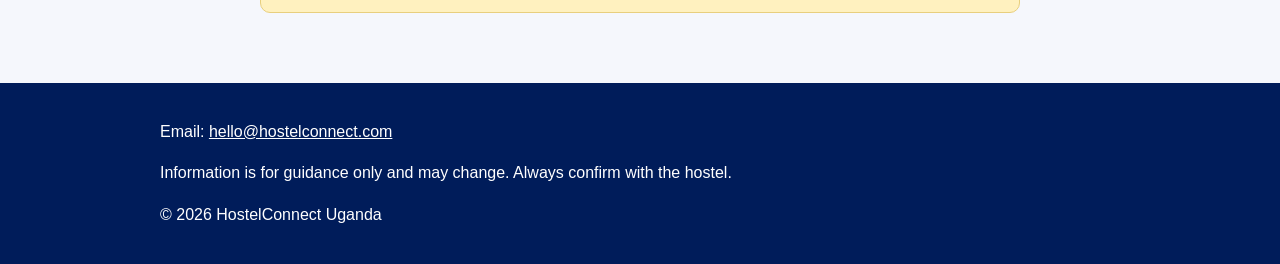
<file: kalmx-hostel.html>
<!DOCTYPE html>
<!-- kalmx-hostel.html - details page for one hostel -->
<html lang="en">
<head>
  <meta charset="utf-8">
  <!-- This line makes the page fit properly on a phone screen -->
  <meta name="viewport" content="width=device-width, initial-scale=1">
  <title>Kalmx Hostel | HostelConnect Uganda</title>
  <!-- Connects this page to our CSS file -->
  <link rel="stylesheet" href="style.css">
</head>
<body>

  <!-- HEADER: logo and menu (the same on every page) -->
  <header>
    <div class="container header-row">
      <a href="index.html"><img class="logo" src="logo.png" alt="HostelConnect Uganda logo"></a>
      <nav>
        <a href="index.html">Home</a>
        <a href="hostels.html">Hostels</a>
        <a href="about.html">About</a>
        <a href="contact.html">Contact</a>
      </nav>
    </div>
  </header>

  <main>
    <div class="container text-page">

      <p><a href="hostels.html">&larr; Back to all hostels</a></p>

      <img class="wide-image" src="kalmx-hostel.jpg" alt="Kalmx Hostel">
      <h1>Kalmx Hostel</h1>
      <p class="area">Bombo Road, Kampala (opposite YMCA)</p>
      <p>Five room options with clear prices, from a shared double to a large self-contained single.</p>

      <h2>Price</h2>
      <p class="price">UGX 650,000 – 2,000,000 <small>per semester</small></p>
      <table>
        <tr>
          <th>Single, self-contained (small)</th>
          <td>UGX 1,300,000</td>
        </tr>
        <tr>
          <th>Single, self-contained (medium)</th>
          <td>UGX 1,600,000</td>
        </tr>
        <tr>
          <th>Single, self-contained (large)</th>
          <td>UGX 2,000,000</td>
        </tr>
        <tr>
          <th>Single, not self-contained</th>
          <td>UGX 1,100,000</td>
        </tr>
        <tr>
          <th>Double, not self-contained</th>
          <td>UGX 650,000</td>
        </tr>
      </table>

      <h2>Facilities</h2>
      <ul>
        <li>Self-contained rooms</li>
        <li>Non-self-contained rooms</li>
      </ul>

      <h2>Notes</h2>
      <h3>Prices</h3>
      <ul>
          <li>All rates are per semester</li>
      </ul>

      <!-- Contact box: tel: links let a phone start a call when tapped -->
      <div class="contact-box">
        <h2>Contact</h2>
        <ul>
        <li>Ms. Betty: <a href="tel:+256701102660">0701102660</a></li>
        </ul>
        <p>Call to confirm availability, prices and payment terms before you pay anything.</p>
      </div>

    </div>
  </main>

  <!-- FOOTER (the same on every page) -->
  <footer>
    <div class="container">
      <p>Email: <a href="mailto:mulokisamuel87@gmail.com">hello@hostelconnect.com</a></p>
      <p>Information is for guidance only and may change. Always confirm with the hostel.</p>
      <p>&copy; 2026 HostelConnect Uganda</p>
    </div>
  </footer>

</body>
</html>
</file>
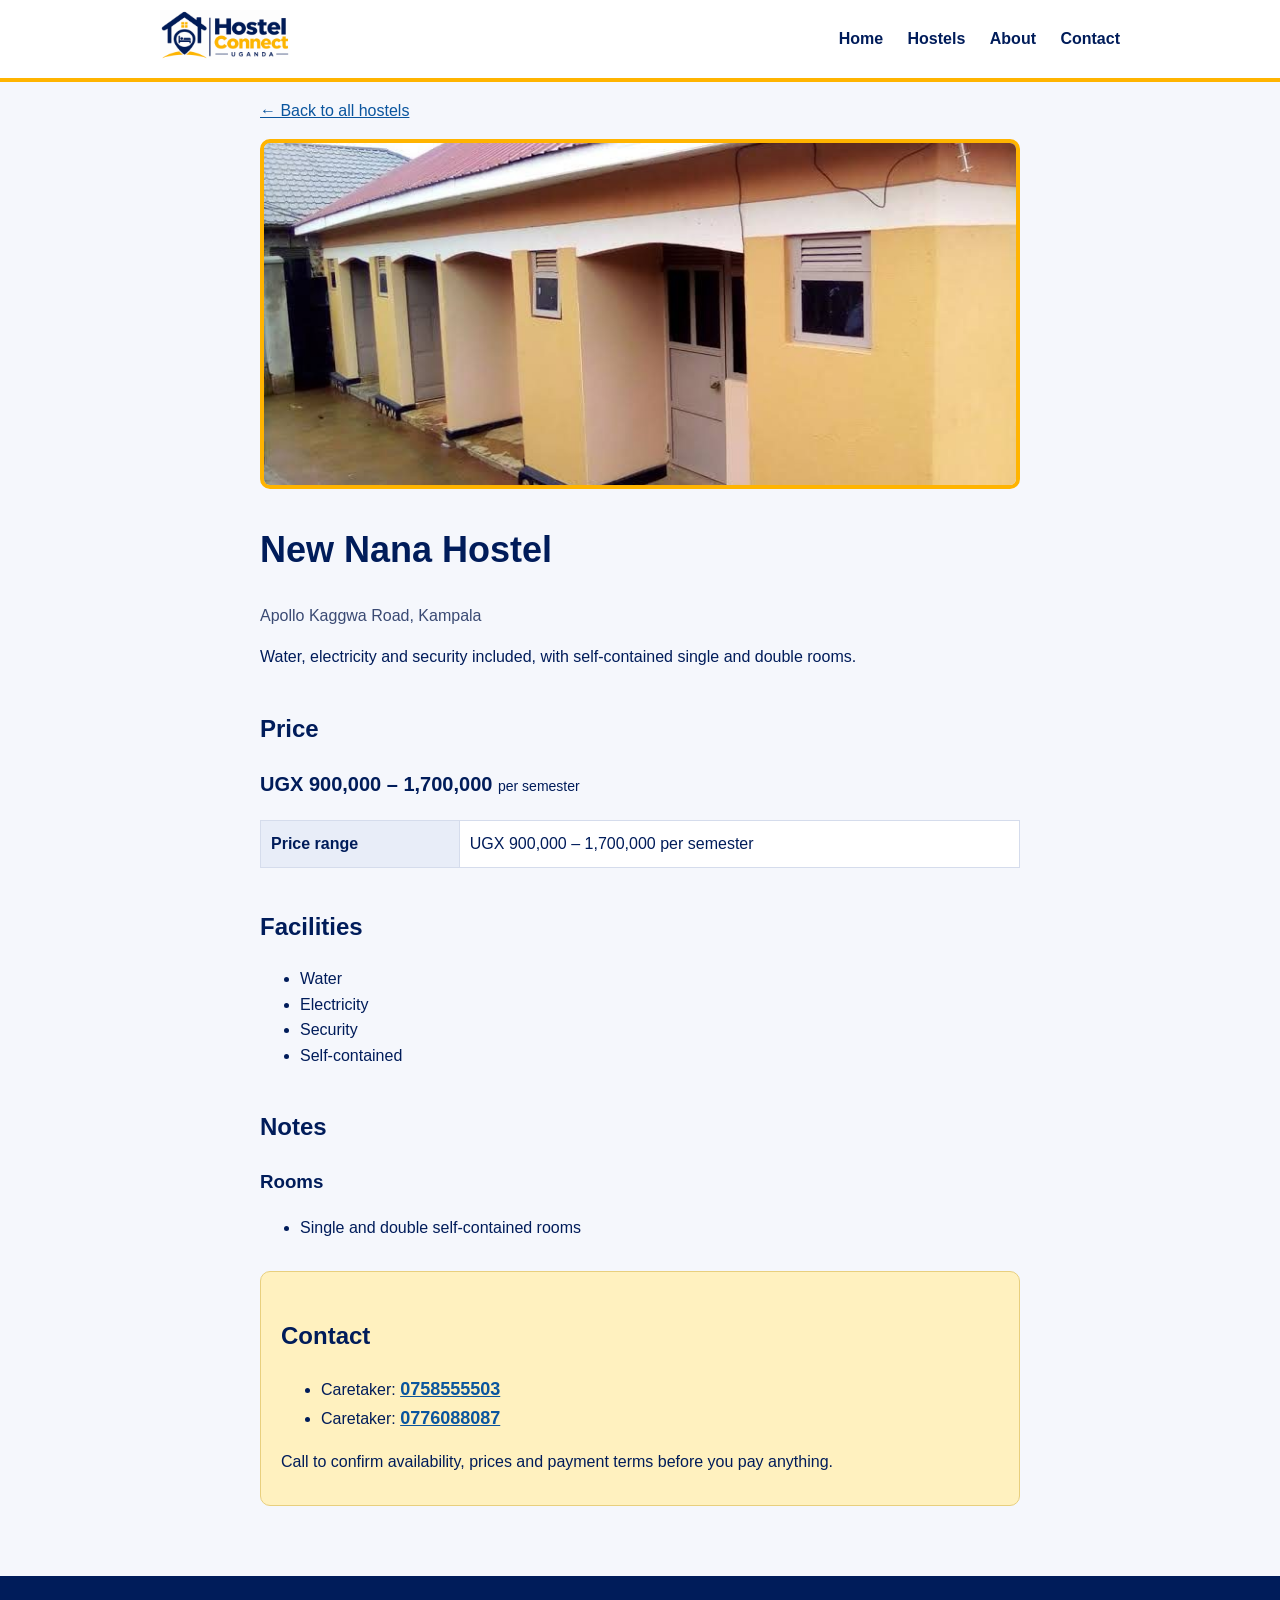
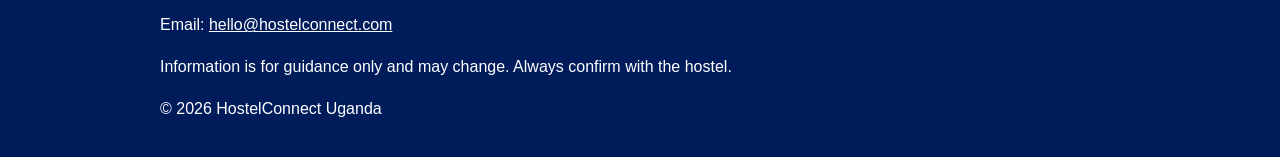
<file: new-nana-hostel.html>
<!DOCTYPE html>
<!-- new-nana-hostel.html - details page for one hostel -->
<html lang="en">
<head>
  <meta charset="utf-8">
  <!-- This line makes the page fit properly on a phone screen -->
  <meta name="viewport" content="width=device-width, initial-scale=1">
  <title>New Nana Hostel | HostelConnect Uganda</title>
  <!-- Connects this page to our CSS file -->
  <link rel="stylesheet" href="style.css">
</head>
<body>

  <!-- HEADER: logo and menu (the same on every page) -->
  <header>
    <div class="container header-row">
      <a href="index.html"><img class="logo" src="logo.png" alt="HostelConnect Uganda logo"></a>
      <nav>
        <a href="index.html">Home</a>
        <a href="hostels.html">Hostels</a>
        <a href="about.html">About</a>
        <a href="contact.html">Contact</a>
      </nav>
    </div>
  </header>

  <main>
    <div class="container text-page">

      <p><a href="hostels.html">&larr; Back to all hostels</a></p>

      <img class="wide-image" src="new-nana-hostel.jpg" alt="New Nana Hostel">
      <h1>New Nana Hostel</h1>
      <p class="area">Apollo Kaggwa Road, Kampala</p>
      <p>Water, electricity and security included, with self-contained single and double rooms.</p>

      <h2>Price</h2>
      <p class="price">UGX 900,000 – 1,700,000 <small>per semester</small></p>
      <table>
        <tr>
          <th>Price range</th>
          <td>UGX 900,000 – 1,700,000 per semester</td>
        </tr>
      </table>

      <h2>Facilities</h2>
      <ul>
        <li>Water</li>
        <li>Electricity</li>
        <li>Security</li>
        <li>Self-contained</li>
      </ul>

      <h2>Notes</h2>
      <h3>Rooms</h3>
      <ul>
          <li>Single and double self-contained rooms</li>
      </ul>

      <!-- Contact box: tel: links let a phone start a call when tapped -->
      <div class="contact-box">
        <h2>Contact</h2>
        <ul>
        <li>Caretaker: <a href="tel:+256758555503">0758555503</a></li>
        <li>Caretaker: <a href="tel:+256776088087">0776088087</a></li>
        </ul>
        <p>Call to confirm availability, prices and payment terms before you pay anything.</p>
      </div>

    </div>
  </main>

  <!-- FOOTER (the same on every page) -->
  <footer>
    <div class="container">
      <p>Email: <a href="mailto:mulokisamuel87@gmail.com">hello@hostelconnect.com</a></p>
      <p>Information is for guidance only and may change. Always confirm with the hostel.</p>
      <p>&copy; 2026 HostelConnect Uganda</p>
    </div>
  </footer>

</body>
</html>
</file>
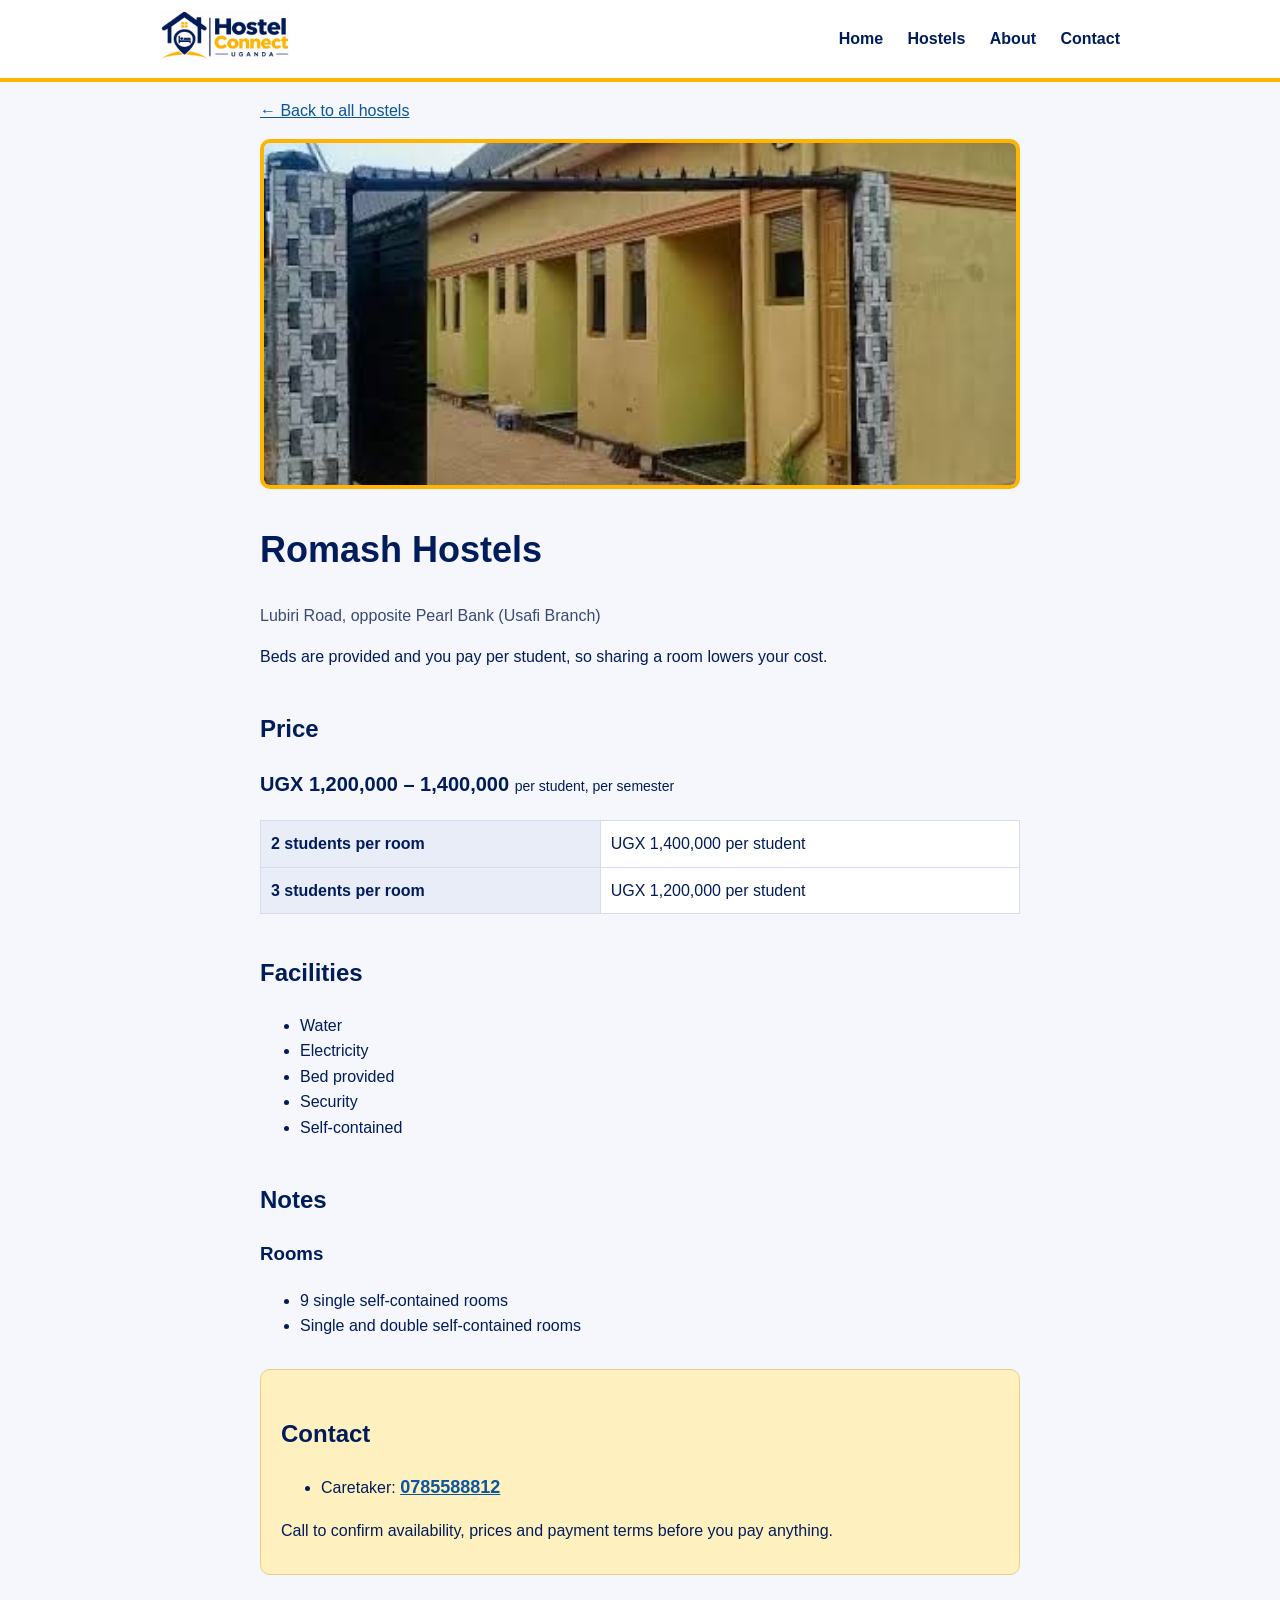
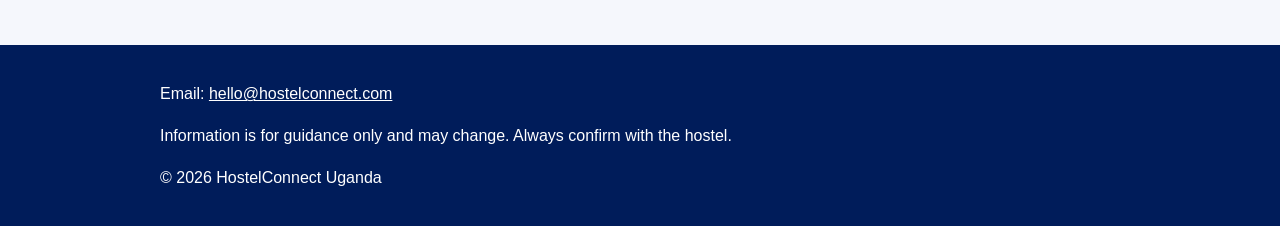
<file: romash-hostels.html>
<!DOCTYPE html>
<!-- romash-hostels.html - details page for one hostel -->
<html lang="en">
<head>
  <meta charset="utf-8">
  <!-- This line makes the page fit properly on a phone screen -->
  <meta name="viewport" content="width=device-width, initial-scale=1">
  <title>Romash Hostels | HostelConnect Uganda</title>
  <!-- Connects this page to our CSS file -->
  <link rel="stylesheet" href="style.css">
</head>
<body>

  <!-- HEADER: logo and menu (the same on every page) -->
  <header>
    <div class="container header-row">
      <a href="index.html"><img class="logo" src="logo.png" alt="HostelConnect Uganda logo"></a>
      <nav>
        <a href="index.html">Home</a>
        <a href="hostels.html">Hostels</a>
        <a href="about.html">About</a>
        <a href="contact.html">Contact</a>
      </nav>
    </div>
  </header>

  <main>
    <div class="container text-page">

      <p><a href="hostels.html">&larr; Back to all hostels</a></p>

      <img class="wide-image" src="romash-hostels.jpg" alt="Romash Hostels">
      <h1>Romash Hostels</h1>
      <p class="area">Lubiri Road, opposite Pearl Bank (Usafi Branch)</p>
      <p>Beds are provided and you pay per student, so sharing a room lowers your cost.</p>

      <h2>Price</h2>
      <p class="price">UGX 1,200,000 – 1,400,000 <small>per student, per semester</small></p>
      <table>
        <tr>
          <th>2 students per room</th>
          <td>UGX 1,400,000 per student</td>
        </tr>
        <tr>
          <th>3 students per room</th>
          <td>UGX 1,200,000 per student</td>
        </tr>
      </table>

      <h2>Facilities</h2>
      <ul>
        <li>Water</li>
        <li>Electricity</li>
        <li>Bed provided</li>
        <li>Security</li>
        <li>Self-contained</li>
      </ul>

      <h2>Notes</h2>
      <h3>Rooms</h3>
      <ul>
          <li>9 single self-contained rooms</li>
          <li>Single and double self-contained rooms</li>
      </ul>

      <!-- Contact box: tel: links let a phone start a call when tapped -->
      <div class="contact-box">
        <h2>Contact</h2>
        <ul>
        <li>Caretaker: <a href="tel:+256785588812">0785588812</a></li>
        </ul>
        <p>Call to confirm availability, prices and payment terms before you pay anything.</p>
      </div>

    </div>
  </main>

  <!-- FOOTER (the same on every page) -->
  <footer>
    <div class="container">
      <p>Email: <a href="mailto:mulokisamuel87@gmail.com">hello@hostelconnect.com</a></p>
      <p>Information is for guidance only and may change. Always confirm with the hostel.</p>
      <p>&copy; 2026 HostelConnect Uganda</p>
    </div>
  </footer>

</body>
</html>
</file>
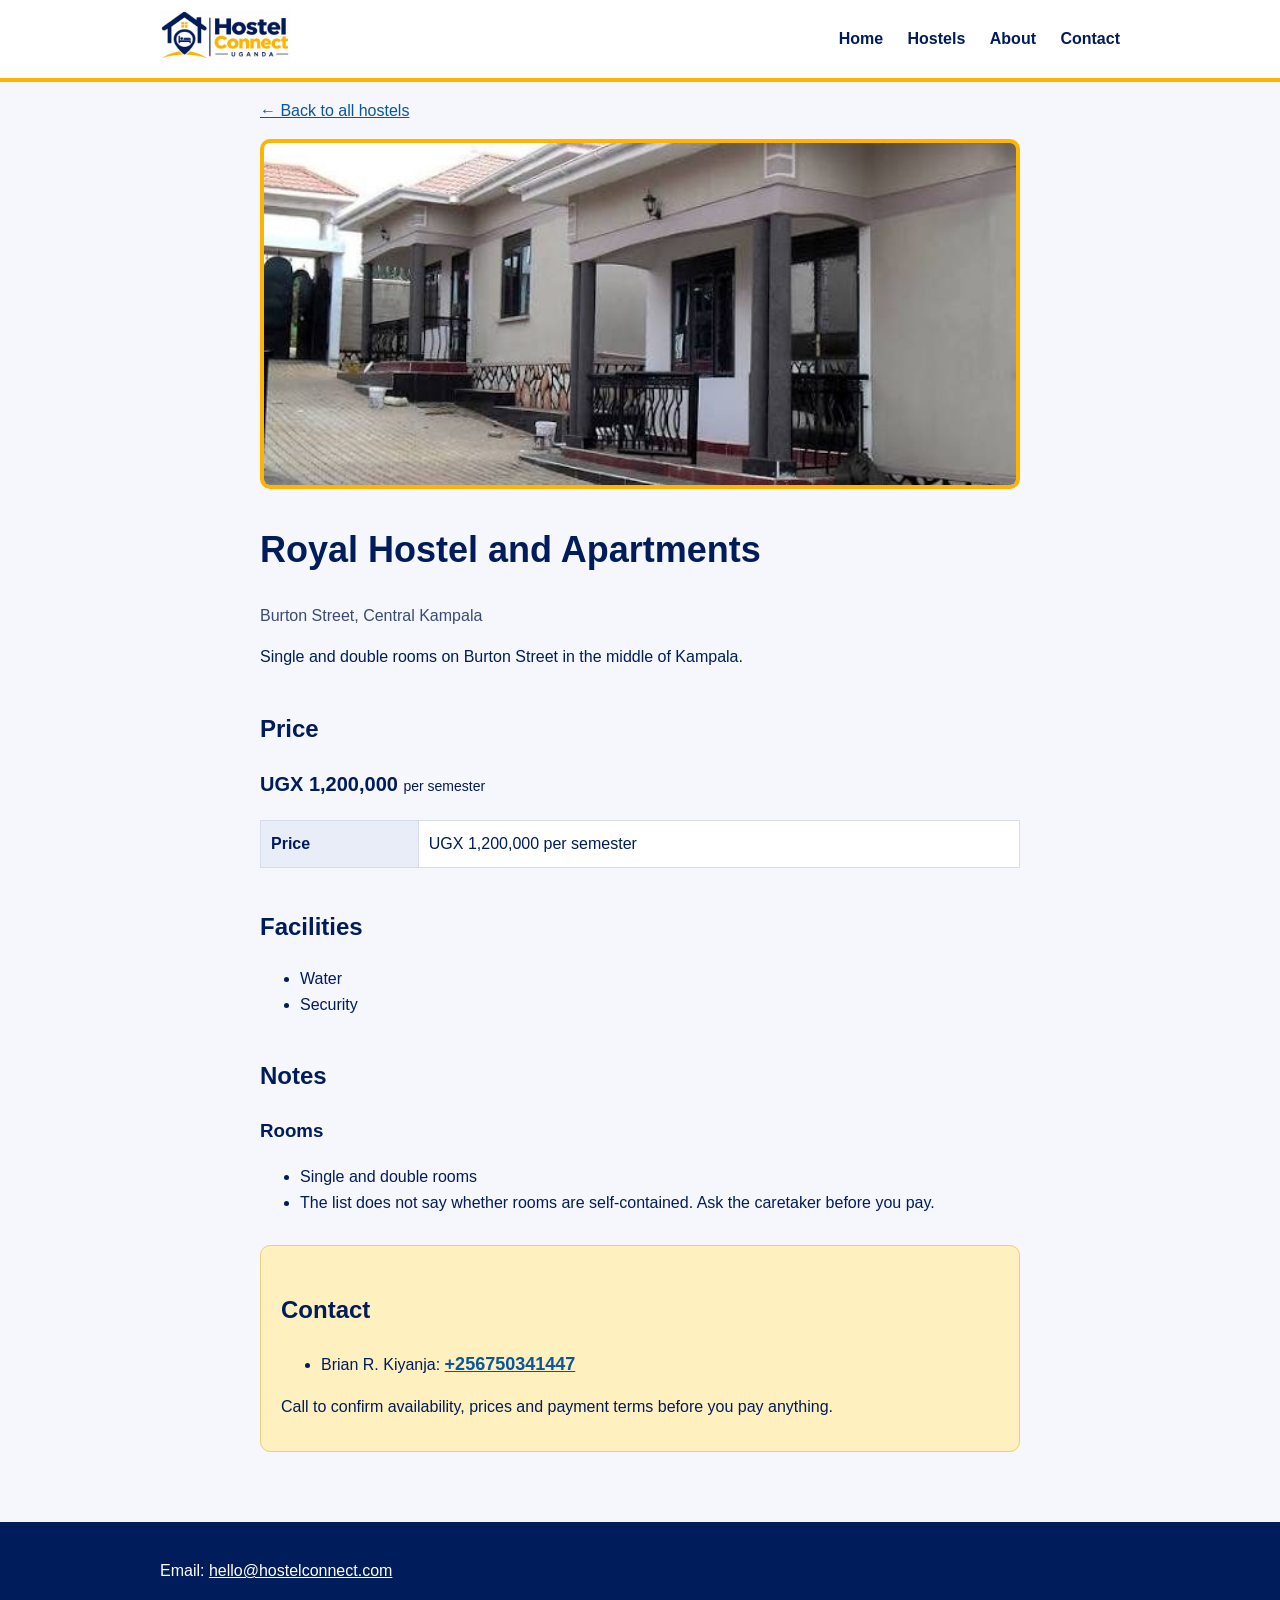
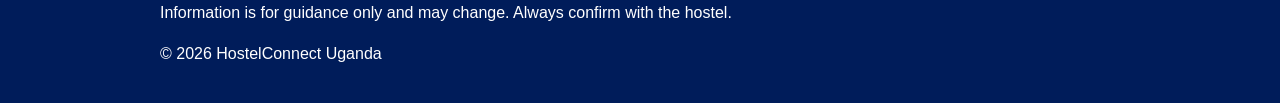
<file: royal-hostel.html>
<!DOCTYPE html>
<!-- royal-hostel.html - details page for one hostel -->
<html lang="en">
<head>
  <meta charset="utf-8">
  <!-- This line makes the page fit properly on a phone screen -->
  <meta name="viewport" content="width=device-width, initial-scale=1">
  <title>Royal Hostel and Apartments | HostelConnect Uganda</title>
  <!-- Connects this page to our CSS file -->
  <link rel="stylesheet" href="style.css">
</head>
<body>

  <!-- HEADER: logo and menu (the same on every page) -->
  <header>
    <div class="container header-row">
      <a href="index.html"><img class="logo" src="logo.png" alt="HostelConnect Uganda logo"></a>
      <nav>
        <a href="index.html">Home</a>
        <a href="hostels.html">Hostels</a>
        <a href="about.html">About</a>
        <a href="contact.html">Contact</a>
      </nav>
    </div>
  </header>

  <main>
    <div class="container text-page">

      <p><a href="hostels.html">&larr; Back to all hostels</a></p>

      <img class="wide-image" src="royal-hostel.jpg" alt="Royal Hostel and Apartments">
      <h1>Royal Hostel and Apartments</h1>
      <p class="area">Burton Street, Central Kampala</p>
      <p>Single and double rooms on Burton Street in the middle of Kampala.</p>

      <h2>Price</h2>
      <p class="price">UGX 1,200,000 <small>per semester</small></p>
      <table>
        <tr>
          <th>Price</th>
          <td>UGX 1,200,000 per semester</td>
        </tr>
      </table>

      <h2>Facilities</h2>
      <ul>
        <li>Water</li>
        <li>Security</li>
      </ul>

      <h2>Notes</h2>
      <h3>Rooms</h3>
      <ul>
          <li>Single and double rooms</li>
          <li>The list does not say whether rooms are self-contained. Ask the caretaker before you pay.</li>
      </ul>

      <!-- Contact box: tel: links let a phone start a call when tapped -->
      <div class="contact-box">
        <h2>Contact</h2>
        <ul>
        <li>Brian R. Kiyanja: <a href="tel:+256750341447">+256750341447</a></li>
        </ul>
        <p>Call to confirm availability, prices and payment terms before you pay anything.</p>
      </div>

    </div>
  </main>

  <!-- FOOTER (the same on every page) -->
  <footer>
    <div class="container">
    <p>Email: <a href="mailto:mulokisamuel87@gmail.com">hello@hostelconnect.com</a></p>
      <p>Information is for guidance only and may change. Always confirm with the hostel.</p>
      <p>&copy; 2026 HostelConnect Uganda</p>
    </div>
  </footer>

</body>
</html>
</file>
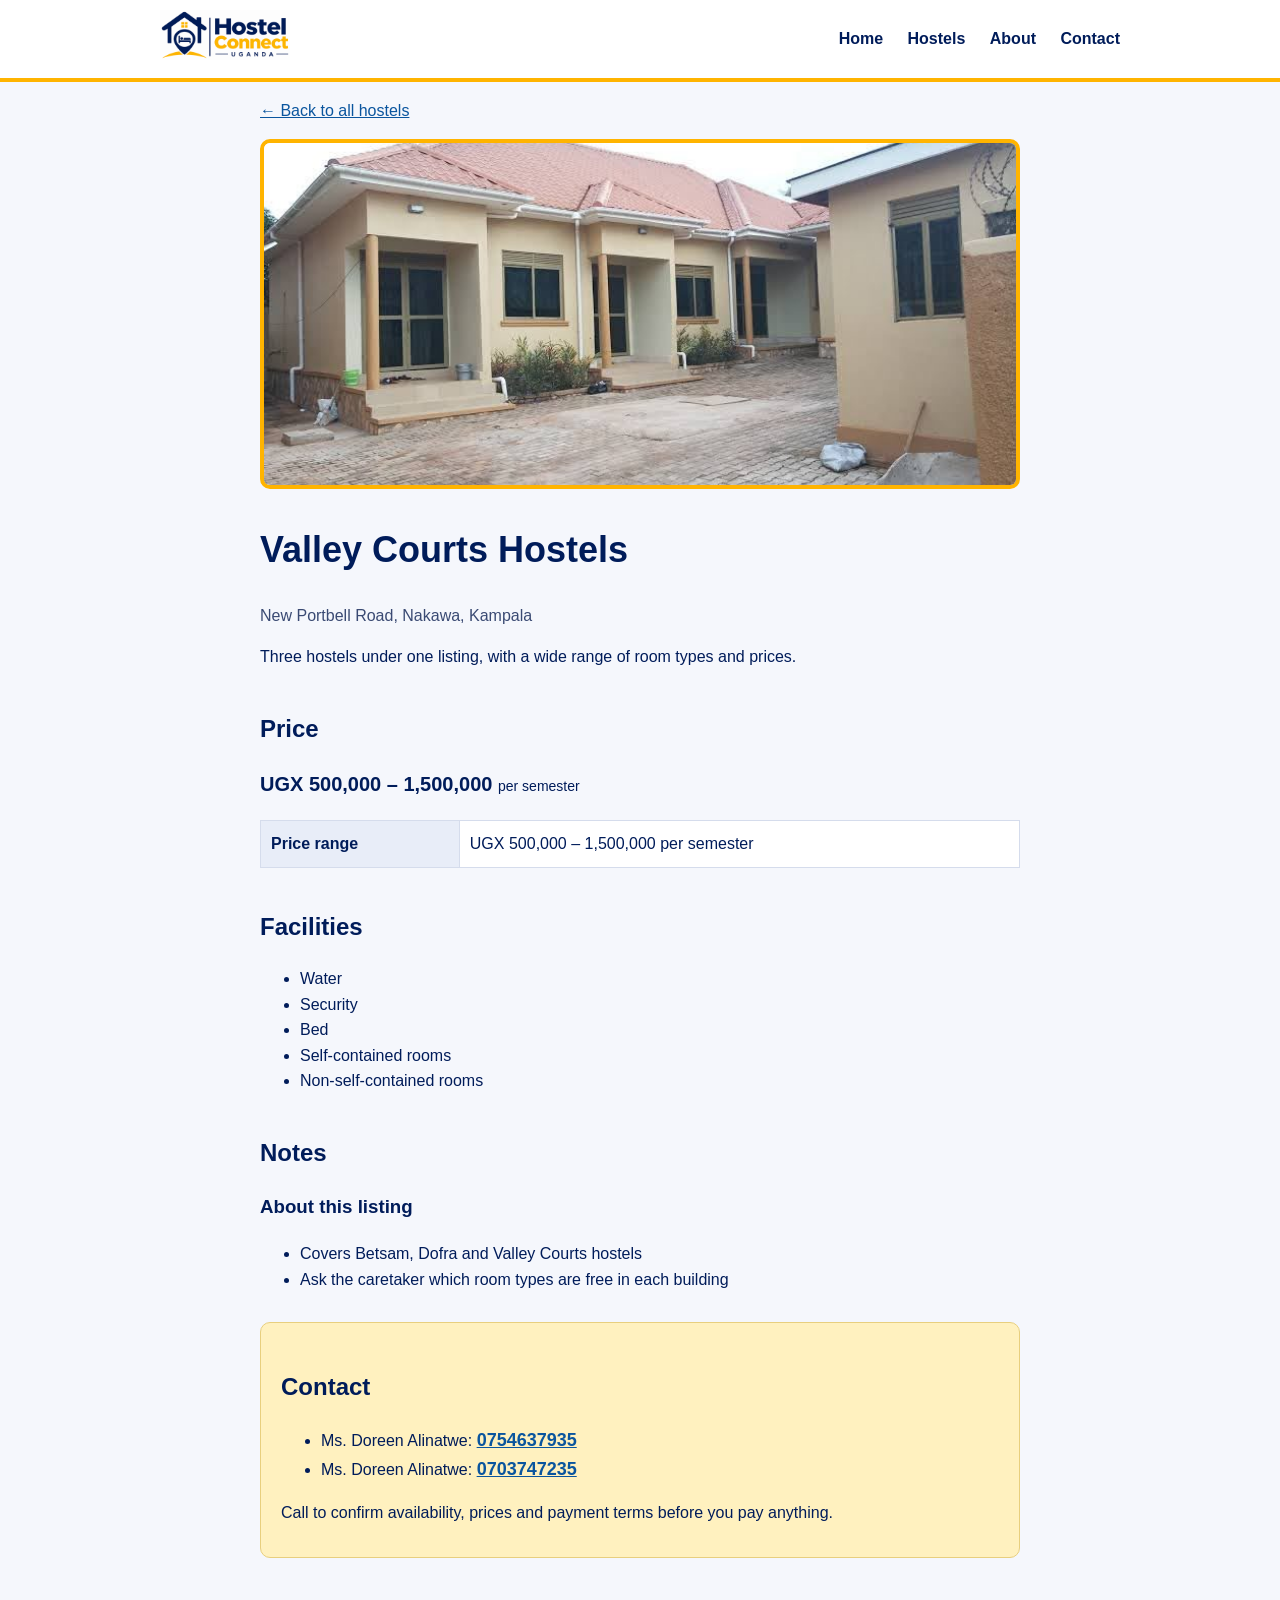
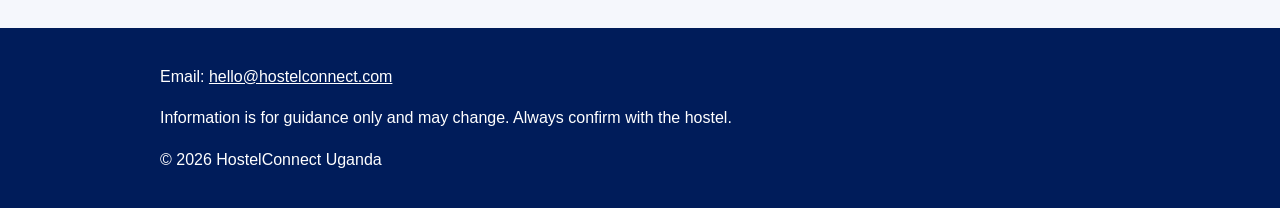
<file: valley-courts.html>
<!DOCTYPE html>
<!-- valley-courts.html - details page for one hostel -->
<html lang="en">
<head>
  <meta charset="utf-8">
  <!-- This line makes the page fit properly on a phone screen -->
  <meta name="viewport" content="width=device-width, initial-scale=1">
  <title>Valley Courts Hostels | HostelConnect Uganda</title>
  <!-- Connects this page to our CSS file -->
  <link rel="stylesheet" href="style.css">
</head>
<body>

  <!-- HEADER: logo and menu (the same on every page) -->
  <header>
    <div class="container header-row">
      <a href="index.html"><img class="logo" src="logo.png" alt="HostelConnect Uganda logo"></a>
      <nav>
        <a href="index.html">Home</a>
        <a href="hostels.html">Hostels</a>
        <a href="about.html">About</a>
        <a href="contact.html">Contact</a>
      </nav>
    </div>
  </header>

  <main>
    <div class="container text-page">

      <p><a href="hostels.html">&larr; Back to all hostels</a></p>

      <img class="wide-image" src="valley-courts.jpg" alt="Valley Courts Hostels">
      <h1>Valley Courts Hostels</h1>
      <p class="area">New Portbell Road, Nakawa, Kampala</p>
      <p>Three hostels under one listing, with a wide range of room types and prices.</p>

      <h2>Price</h2>
      <p class="price">UGX 500,000 – 1,500,000 <small>per semester</small></p>
      <table>
        <tr>
          <th>Price range</th>
          <td>UGX 500,000 – 1,500,000 per semester</td>
        </tr>
      </table>

      <h2>Facilities</h2>
      <ul>
        <li>Water</li>
        <li>Security</li>
        <li>Bed</li>
        <li>Self-contained rooms</li>
        <li>Non-self-contained rooms</li>
      </ul>

      <h2>Notes</h2>
      <h3>About this listing</h3>
      <ul>
          <li>Covers Betsam, Dofra and Valley Courts hostels</li>
          <li>Ask the caretaker which room types are free in each building</li>
      </ul>

      <!-- Contact box: tel: links let a phone start a call when tapped -->
      <div class="contact-box">
        <h2>Contact</h2>
        <ul>
        <li>Ms. Doreen Alinatwe: <a href="tel:+256754637935">0754637935</a></li>
        <li>Ms. Doreen Alinatwe: <a href="tel:+256703747235">0703747235</a></li>
        </ul>
        <p>Call to confirm availability, prices and payment terms before you pay anything.</p>
      </div>

    </div>
  </main>

  <!-- FOOTER (the same on every page) -->
  <footer>
    <div class="container">
      <p>Email: <a href="mailto:mulokisamuel87@gmail.com">hello@hostelconnect.com</a></p>
      <p>Information is for guidance only and may change. Always confirm with the hostel.</p>
      <p>&copy; 2026 HostelConnect Uganda</p>
    </div>
  </footer>

</body>
</html>
</file>
<file: style.css>
/* ==========================================================
   HostelConnect Uganda - style.css
   One CSS file used by every page.
   Idea: HTML = the content, CSS = how it looks.
   ========================================================== */


/* ---------- 1. GENERAL SETTINGS (apply to the whole page) ---------- */

/* Makes width and height easier to control (padding counts inside the box) */
* {
  box-sizing: border-box;
}

body {
  margin: 0;                      /* remove the default space around the page */
  font-family: Arial, sans-serif;
  line-height: 1.6;               /* space between lines of text */
  color: #001c5a;                 /* dark blue text */
  background-color: #f5f7fc;      /* very light blue background */
}

img {
  max-width: 100%;                /* images never get wider than their box */
}

a {
  color: #0a559e;
}

/* .container keeps content in the middle of the screen */
.container {
  max-width: 1000px;
  margin: 0 auto;                 /* "auto" on left and right = centered */
  padding: 0 20px;
}


/* ---------- 2. HEADER AND MENU ---------- */

header {
  background-color: white;
  border-bottom: 4px solid #ffb400;   /* gold line under the header */
  padding: 10px 0;
  position: sticky;                   /* sticky: the header stays visible while you scroll */  
  top: 0;                             /* it sticks to the very top of the screen */            
  z-index: 100;                       /* keeps it in front of the page content */             
}

/* Flexbox puts the logo and the menu side by side */
.header-row {
  display: flex;
  justify-content: space-between;     /* logo on the left, menu on the right */
  align-items: center;
  flex-wrap: wrap;                    /* on a small screen, move to the next line */
}

.logo {
  height: 50px;
}

nav a {
  margin-left: 20px;
  text-decoration: none;              /* remove the underline */
  color: #001c5a;
  font-weight: bold;
}

nav a:hover {
  color: #ffb400;                     /* changes colour when the mouse is over it */
}


/* ---------- 3. HEADINGS AND BUTTONS ---------- */

h1 {
  font-size: 36px;
}

h2 {
  margin-top: 40px;
}

.button {
  display: inline-block;
  background-color: #ffb400;          /* gold */
  color: #001c5a;
  padding: 10px 20px;
  border-radius: 8px;                 /* rounded corners */
  text-decoration: none;
  font-weight: bold;
}

.button:hover {
  background-color: #ffc94d;          /* lighter gold on hover */
}


/* ---------- 4. HOME PAGE: HERO (big top section) ---------- */

.hero {
  background-color: #001c5a;          /* dark blue band */
  color: white;
  padding: 40px 0;
}

.hero-row {
  display: flex;
  gap: 30px;                          /* space between text and picture */
  align-items: center;
  flex-wrap: wrap;
}

.hero-text,
.hero-image {
  flex: 1 1 300px;                    /* both share the row equally, minimum 300px */
}

.hero-image img {
  border: 4px solid #ffb400;
  border-radius: 10px;
}


/* ---------- 5. PAGE TITLE BAR (Hostels, About, Contact) ---------- */

.page-title {
  background-color: #e8edf8;
  padding: 20px 0;
}


/* ---------- 6. ROWS OF BOXES AND CARDS ---------- */

/* .row lines boxes up side by side and wraps them onto new lines */
.row {
  display: flex;
  flex-wrap: wrap;
  gap: 20px;
}

/* A simple white box (used in "How it works") */
.box {
  flex: 1 1 250px;                    /* grow to share space, minimum 250px */
  background-color: white;
  border: 1px solid #d5dcec;
  border-radius: 10px;
  padding: 15px 20px;
}

/* A hostel card */
.card {
  flex: 1 1 280px;
  max-width: 320px;
  background-color: white;
  border: 1px solid #d5dcec;
  border-bottom: 5px solid #ffb400;   /* gold line at the bottom */
  border-radius: 10px;
  overflow: hidden;                   /* keeps the picture inside the rounded corners */
}

.card img {
  width: 100%;
  height: 180px;
  object-fit: cover;                  /* crop the picture instead of stretching it */
  display: block;
}

.card-text {
  padding: 15px;
}

.card h3 {
  margin: 0 0 5px 0;
}

.card h3 a {
  color: #001c5a;
  text-decoration: none;
}

.area {
  color: #3a4a73;                     /* softer blue for the location */
  margin: 0 0 10px 0;
}

.price {
  font-size: 20px;
  font-weight: bold;
}

.price small {
  font-size: 14px;
  font-weight: normal;
}


/* ---------- 7. TEXT PAGES (About, Contact, hostel details) ---------- */

.text-page {
  max-width: 800px;                   /* narrower, easier to read */
  margin: 0 auto;
  padding-bottom: 30px;
}

.wide-image {
  width: 100%;
  max-height: 350px;
  object-fit: cover;
  border: 4px solid #ffb400;
  border-radius: 10px;
}

.contact-box {
  background-color: #fff1bf;          /* light yellow */
  border: 1px solid #e8cf7e;
  border-radius: 10px;
  padding: 5px 20px 15px 20px;
  margin-top: 30px;
}

.contact-box a {
  font-weight: bold;
  font-size: 18px;
}


/* ---------- 8. TABLES ---------- */

table {
  width: 100%;
  border-collapse: collapse;          /* join the cell borders into single lines */
  background-color: white;
}

th, td {
  text-align: left;
  padding: 10px;
  border: 1px solid #d5dcec;
}

th {
  background-color: #e8edf8;
}


/* ---------- 9. CONTACT FORM ---------- */

form {
  background-color: white;
  border: 1px solid #d5dcec;
  border-radius: 10px;
  padding: 20px;
}

label {
  display: block;                     /* each label on its own line */
  font-weight: bold;
  margin-top: 10px;
}

input, select, textarea {
  width: 100%;
  padding: 8px;
  margin-top: 5px;
  border: 1px solid #8a9bac;
  border-radius: 6px;
  font-size: 16px;
}

button {
  margin-top: 15px;
  background-color: #ffb400;
  color: #001c5a;
  border: none;
  padding: 10px 20px;
  border-radius: 8px;
  font-size: 16px;
  font-weight: bold;
  cursor: pointer;                    /* hand-shaped mouse pointer */
}


/* ---------- 10. FOOTER ---------- */

footer {
  background-color: #001c5a;
  color: white;
  padding: 20px 0;
  margin-top: 40px;
}

footer a {
  color: white;
}
</file>
